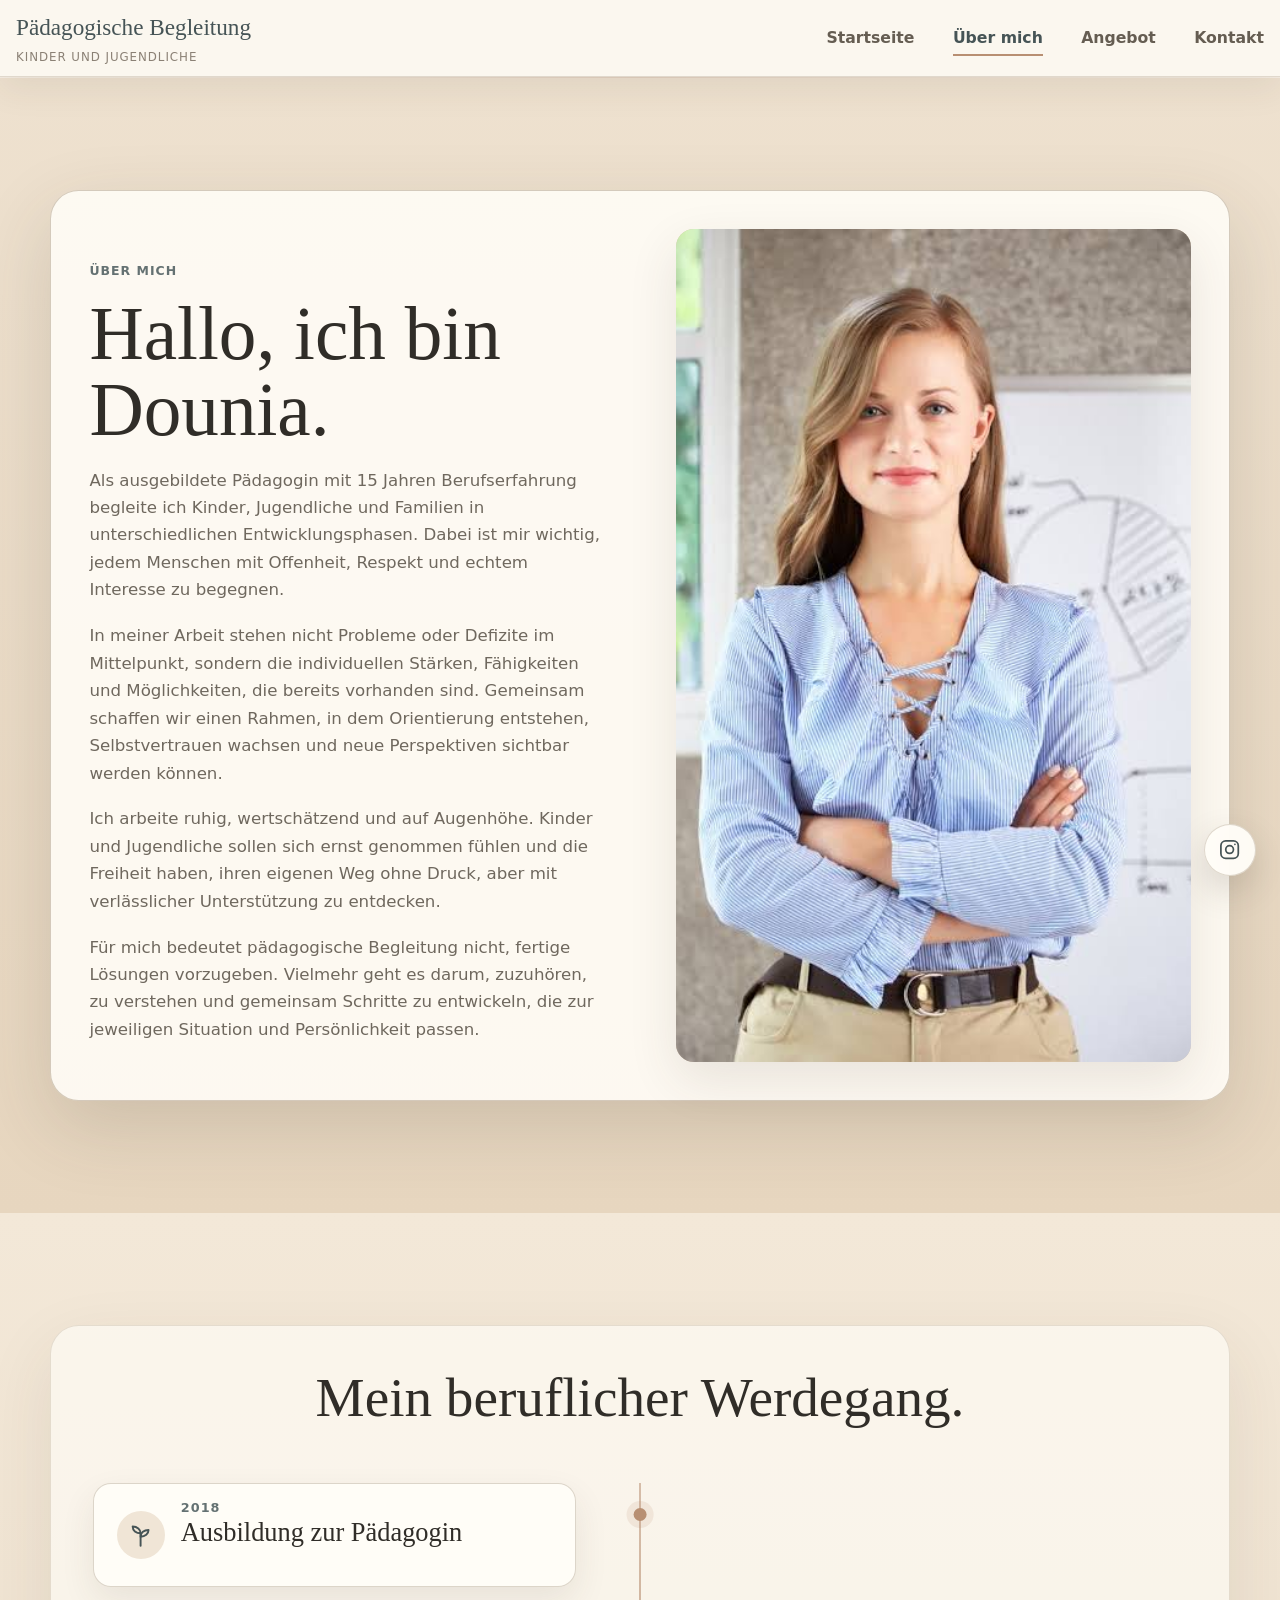
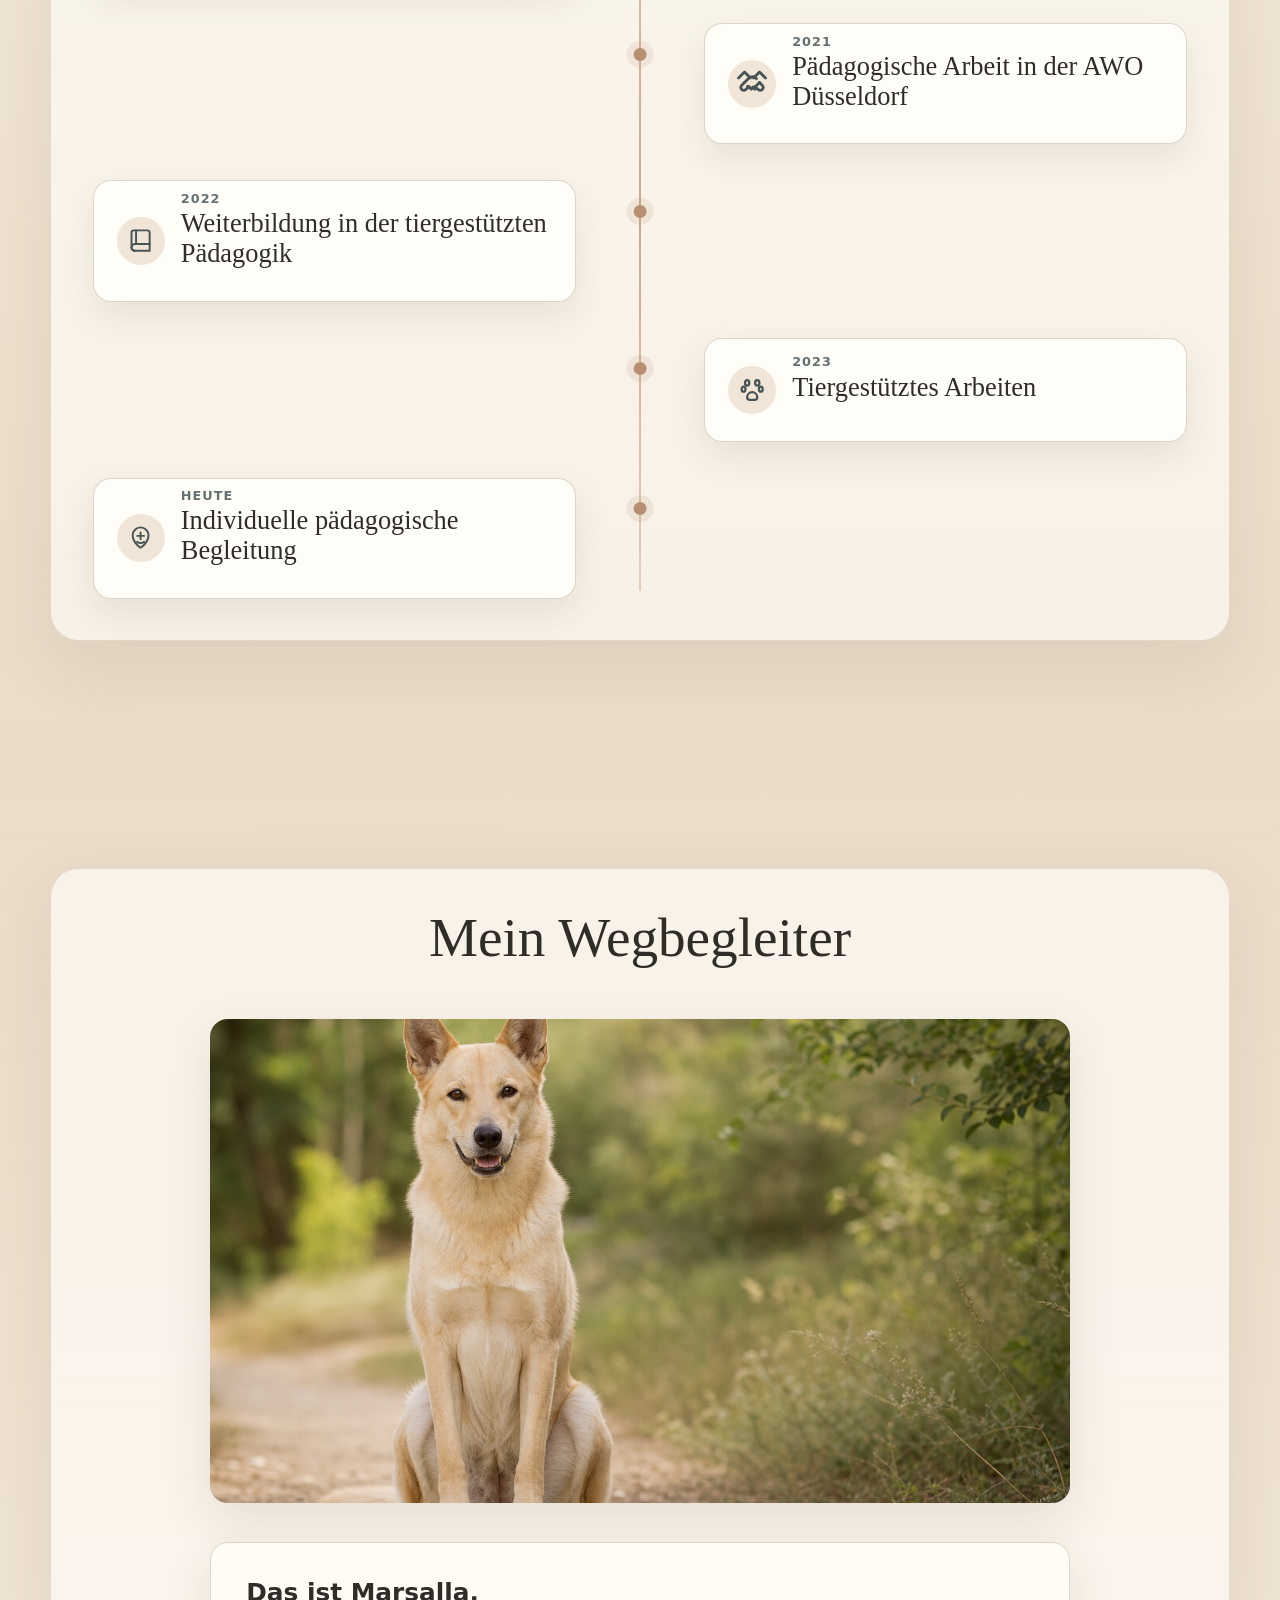
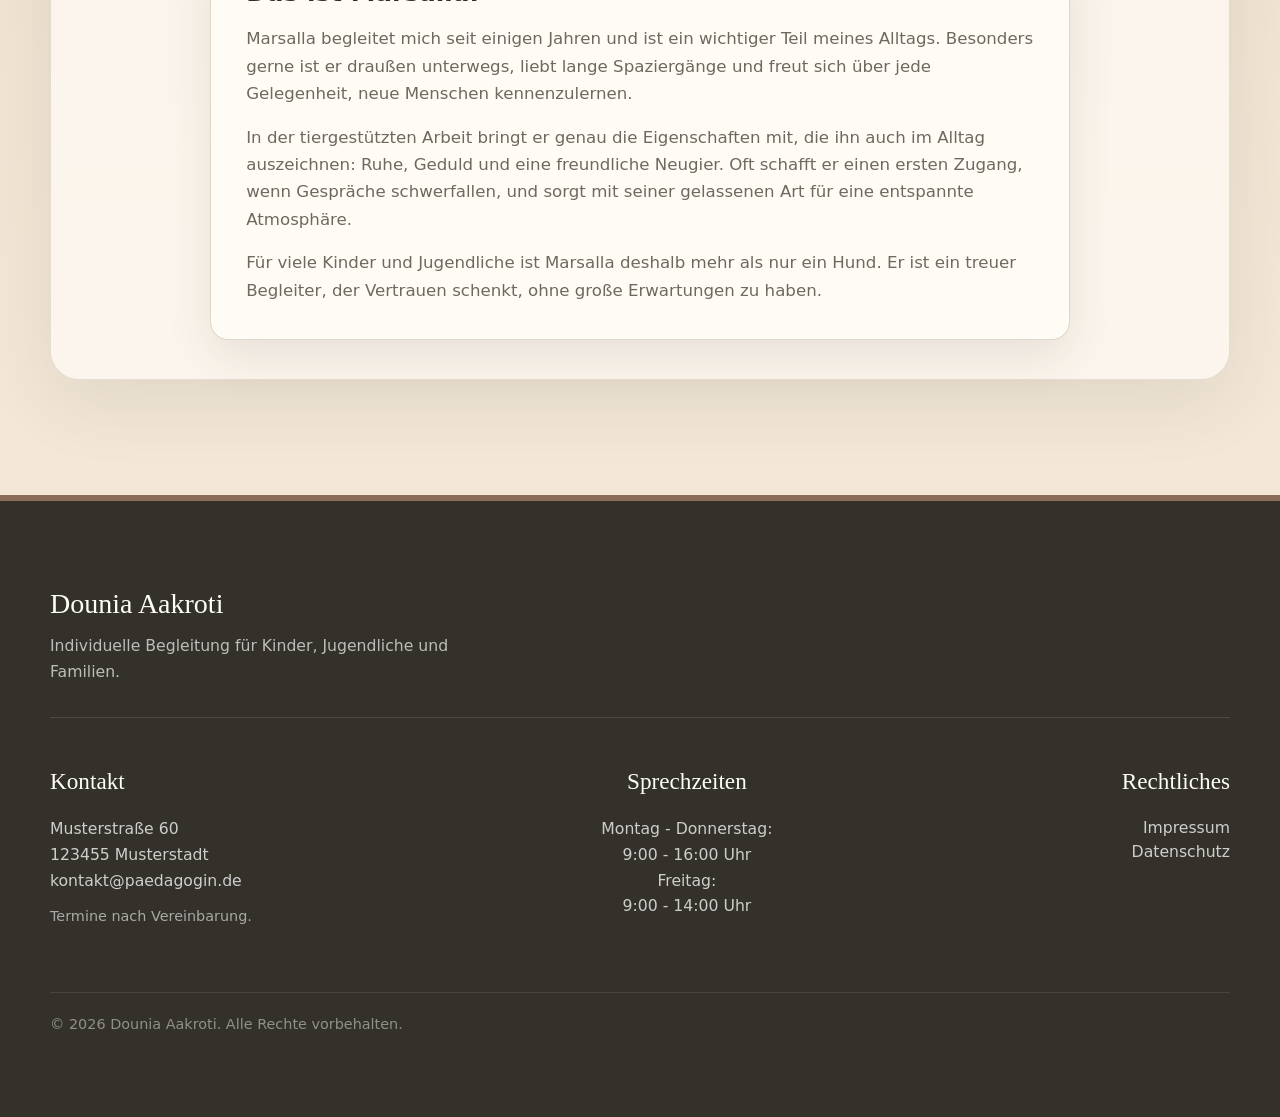
<file: about.html>
﻿<!DOCTYPE html>
<html lang="de">
<head>
  <meta charset="UTF-8">
  <meta name="viewport" content="width=device-width, initial-scale=1.0">
  <title>Über mich - Pädagogische Begleitung</title>
  <meta name="description" content="Erfahren Sie mehr über Haltung, Leitbild, Qualifikationen und Erfahrung in der individuellen Begleitung von Kindern und Jugendlichen.">
  <link rel="stylesheet" href="css/styles.css">
</head>
<body class="subpage about-page">
  <header class="site-header">
    <div class="nav-shell">
      <a class="brand" href="index.html" aria-label="Startseite"><span class="brand__name">Pädagogische Begleitung</span><span class="brand__subline">Kinder und Jugendliche</span></a>
      <nav class="desktop-nav" aria-label="Hauptnavigation"><a href="index.html">Startseite</a><a class="is-active" href="about.html">Über mich</a><a href="services.html">Angebot</a><a href="contact.html">Kontakt</a></nav>
      <button class="menu-toggle" type="button" aria-label="Menü öffnen" aria-expanded="false" aria-controls="mobile-menu"><span></span><span></span><span></span></button>
    </div>
    <nav class="mobile-nav" id="mobile-menu" aria-label="Mobile Navigation"><a href="index.html">Startseite</a><a class="is-active" href="about.html">Über mich</a><a href="services.html">Angebot</a><a href="contact.html">Kontakt</a></nav>
  </header>

  <main>
    <section class="subhero subhero--portrait">
      <div class="container subhero-grid">
        <div class="subhero__text reveal">
          <p class="eyebrow">Über mich</p>
          <h1>Hallo, ich bin Dounia.</h1>
          <p>Als ausgebildete Pädagogin mit 15 Jahren Berufserfahrung begleite ich Kinder, Jugendliche und Familien in unterschiedlichen Entwicklungsphasen. Dabei ist mir wichtig, jedem Menschen mit Offenheit, Respekt und echtem Interesse zu begegnen.</p>
          <p>In meiner Arbeit stehen nicht Probleme oder Defizite im Mittelpunkt, sondern die individuellen Stärken, Fähigkeiten und Möglichkeiten, die bereits vorhanden sind. Gemeinsam schaffen wir einen Rahmen, in dem Orientierung entstehen, Selbstvertrauen wachsen und neue Perspektiven sichtbar werden können.</p>
          <p>Ich arbeite ruhig, wertschätzend und auf Augenhöhe. Kinder und Jugendliche sollen sich ernst genommen fühlen und die Freiheit haben, ihren eigenen Weg ohne Druck, aber mit verlässlicher Unterstützung zu entdecken.</p>
          <p>Für mich bedeutet pädagogische Begleitung nicht, fertige Lösungen vorzugeben. Vielmehr geht es darum, zuzuhören, zu verstehen und gemeinsam Schritte zu entwickeln, die zur jeweiligen Situation und Persönlichkeit passen.</p>
        </div>
        <div class="portrait-panel reveal"><img src="assets/images/Dame_im_Hemd.jpg" alt="Authentisches Portrait einer Sozialarbeiterin"></div>
      </div>
    </section>

    <section class="section timeline-section">
      <div class="container">
        <div class="section-heading section-heading--center timeline-heading reveal">
          <h2>Mein beruflicher Werdegang.</h2>
        </div>
        <div class="timeline">
          <article class="timeline-item timeline-item--left reveal">
            <div class="timeline-card">
              <div class="timeline-icon" aria-hidden="true">
                <svg viewBox="0 0 24 24"><path d="M12 21V10"/><path d="M12 10c-4 0-7-2.5-7-6 4 0 7 2.5 7 6Z"/><path d="M12 13c4 0 7-2.5 7-6-4 0-7 2.5-7 6Z"/></svg>
              </div>
              <h3><span>2018</span> Ausbildung zur Pädagogin</h3>
            </div>
          </article>
          <article class="timeline-item timeline-item--right reveal">
            <div class="timeline-card">
              <div class="timeline-icon" aria-hidden="true">
                <svg class="timeline-icon--handshake" viewBox="0 0 24 24"><path d="M7 11l3-3a3.2 3.2 0 0 1 4.5 0l.5.5"/><path d="M17 11l-3 3a3.2 3.2 0 0 1-4.5 0L9 13.5"/><path d="M3 8l4-4 4 4"/><path d="M21 8l-4-4-4 4"/><path d="M7 11l-2 2a2 2 0 0 0 2.8 2.8L10 13.6"/><path d="M17 11l2 2a2 2 0 0 1-2.8 2.8L14 13.6"/><path d="M10 14l1.5 1.5"/><path d="M12.5 14l1.5 1.5"/></svg>
              </div>
              <h3><span>2021</span> Pädagogische Arbeit in der AWO Düsseldorf</h3>
            </div>
          </article>
          <article class="timeline-item timeline-item--left reveal">
            <div class="timeline-card">
              <div class="timeline-icon" aria-hidden="true">
                <svg viewBox="0 0 24 24"><path d="M6 3h12a2 2 0 0 1 2 2v16H7a3 3 0 0 1-3-3V5a2 2 0 0 1 2-2Z"/><path d="M7 21a3 3 0 0 1 0-6h13"/><path d="M8 3v12"/></svg>
              </div>
              <h3><span>2022</span> Weiterbildung in der tiergestützten Pädagogik</h3>
            </div>
          </article>
          <article class="timeline-item timeline-item--right reveal">
            <div class="timeline-card">
              <div class="timeline-icon" aria-hidden="true">
                <svg class="timeline-icon--paw" viewBox="0 0 24 24"><path d="M8 9.2c1 0 1.7-1 1.7-2.2S9 4.8 8 4.8 6.3 5.8 6.3 7 7 9.2 8 9.2Z"/><path d="M16 9.2c1 0 1.7-1 1.7-2.2S17 4.8 16 4.8 14.3 5.8 14.3 7 15 9.2 16 9.2Z"/><path d="M5.2 14c.9 0 1.5-.9 1.5-2s-.6-2-1.5-2-1.5.9-1.5 2 .6 2 1.5 2Z"/><path d="M18.8 14c.9 0 1.5-.9 1.5-2s-.6-2-1.5-2-1.5.9-1.5 2 .6 2 1.5 2Z"/><path d="M8 18.4c0-2.2 1.8-4 4-4s4 1.8 4 4c0 1.3-.9 2.1-2.2 2.1h-3.6c-1.3 0-2.2-.8-2.2-2.1Z"/></svg>
              </div>
              <h3><span>2023</span> Tiergestütztes Arbeiten</h3>
            </div>
          </article>
          <article class="timeline-item timeline-item--left reveal">
            <div class="timeline-card">
              <div class="timeline-icon" aria-hidden="true">
                <svg viewBox="0 0 24 24"><path d="M12 21s7-4.4 7-11a7 7 0 0 0-14 0c0 6.6 7 11 7 11Z"/><path d="M9 10.5h6"/><path d="M12 7.5v6"/><path d="M8.8 15.8c1.8 1.2 4.6 1.2 6.4 0"/></svg>
              </div>
              <h3><span>Heute</span> Individuelle pädagogische Begleitung</h3>
            </div>
          </article>
        </div>
      </div>
    </section>

    <section class="section dog-companion-section">
      <div class="container companion-panel">
        <div class="section-heading section-heading--center companion-heading reveal">
          <h2>Mein Wegbegleiter</h2>
        </div>
        <div class="companion-content">
          <div class="image-panel companion-image reveal"><img src="assets/images/hund-begleitung.png" alt="Beiger Hund mit Stehohren sitzt ruhig in der Natur"></div>
          <div class="companion-text reveal">
            <p><strong>Das ist Marsalla.</strong></p>
            <p>Marsalla begleitet mich seit einigen Jahren und ist ein wichtiger Teil meines Alltags. Besonders gerne ist er draußen unterwegs, liebt lange Spaziergänge und freut sich über jede Gelegenheit, neue Menschen kennenzulernen.</p>
            <p>In der tiergestützten Arbeit bringt er genau die Eigenschaften mit, die ihn auch im Alltag auszeichnen: Ruhe, Geduld und eine freundliche Neugier. Oft schafft er einen ersten Zugang, wenn Gespräche schwerfallen, und sorgt mit seiner gelassenen Art für eine entspannte Atmosphäre.</p>
            <p>Für viele Kinder und Jugendliche ist Marsalla deshalb mehr als nur ein Hund. Er ist ein treuer Begleiter, der Vertrauen schenkt, ohne große Erwartungen zu haben.</p>
          </div>
        </div>
      </div>
    </section>

  </main>

  <footer class="site-footer"><div class="container footer-identity"><strong>Dounia Aakroti</strong><p>Individuelle Begleitung für Kinder, Jugendliche und Familien.</p></div><div class="container footer-grid"><div><strong>Kontakt</strong><p>Musterstraße 60<br>123455 Musterstadt<br><a href="mailto:kontakt@paedagogin.de">kontakt@paedagogin.de</a></p><p class="footer-note">Termine nach Vereinbarung.</p></div><div><strong>Sprechzeiten</strong><p>Montag - Donnerstag:<br>9:00 - 16:00 Uhr<br>Freitag:<br>9:00 - 14:00 Uhr</p></div><div><strong>Rechtliches</strong><a href="impressum.html">Impressum</a><a href="datenschutz.html">Datenschutz</a></div></div><div class="container footer-copyright"><p>© 2026 Dounia Aakroti. Alle Rechte vorbehalten.</p></div></footer>
  <a class="instagram-float" href="https://www.instagram.com/" target="_blank" rel="noopener noreferrer" aria-label="Instagram-Seite öffnen"><svg viewBox="0 0 24 24" aria-hidden="true"><rect x="3" y="3" width="18" height="18" rx="5"/><circle cx="12" cy="12" r="4"/><path d="M17.5 6.5h.01"/></svg></a>
  <script src="js/main.js"></script>
</body>
</html>
</file>
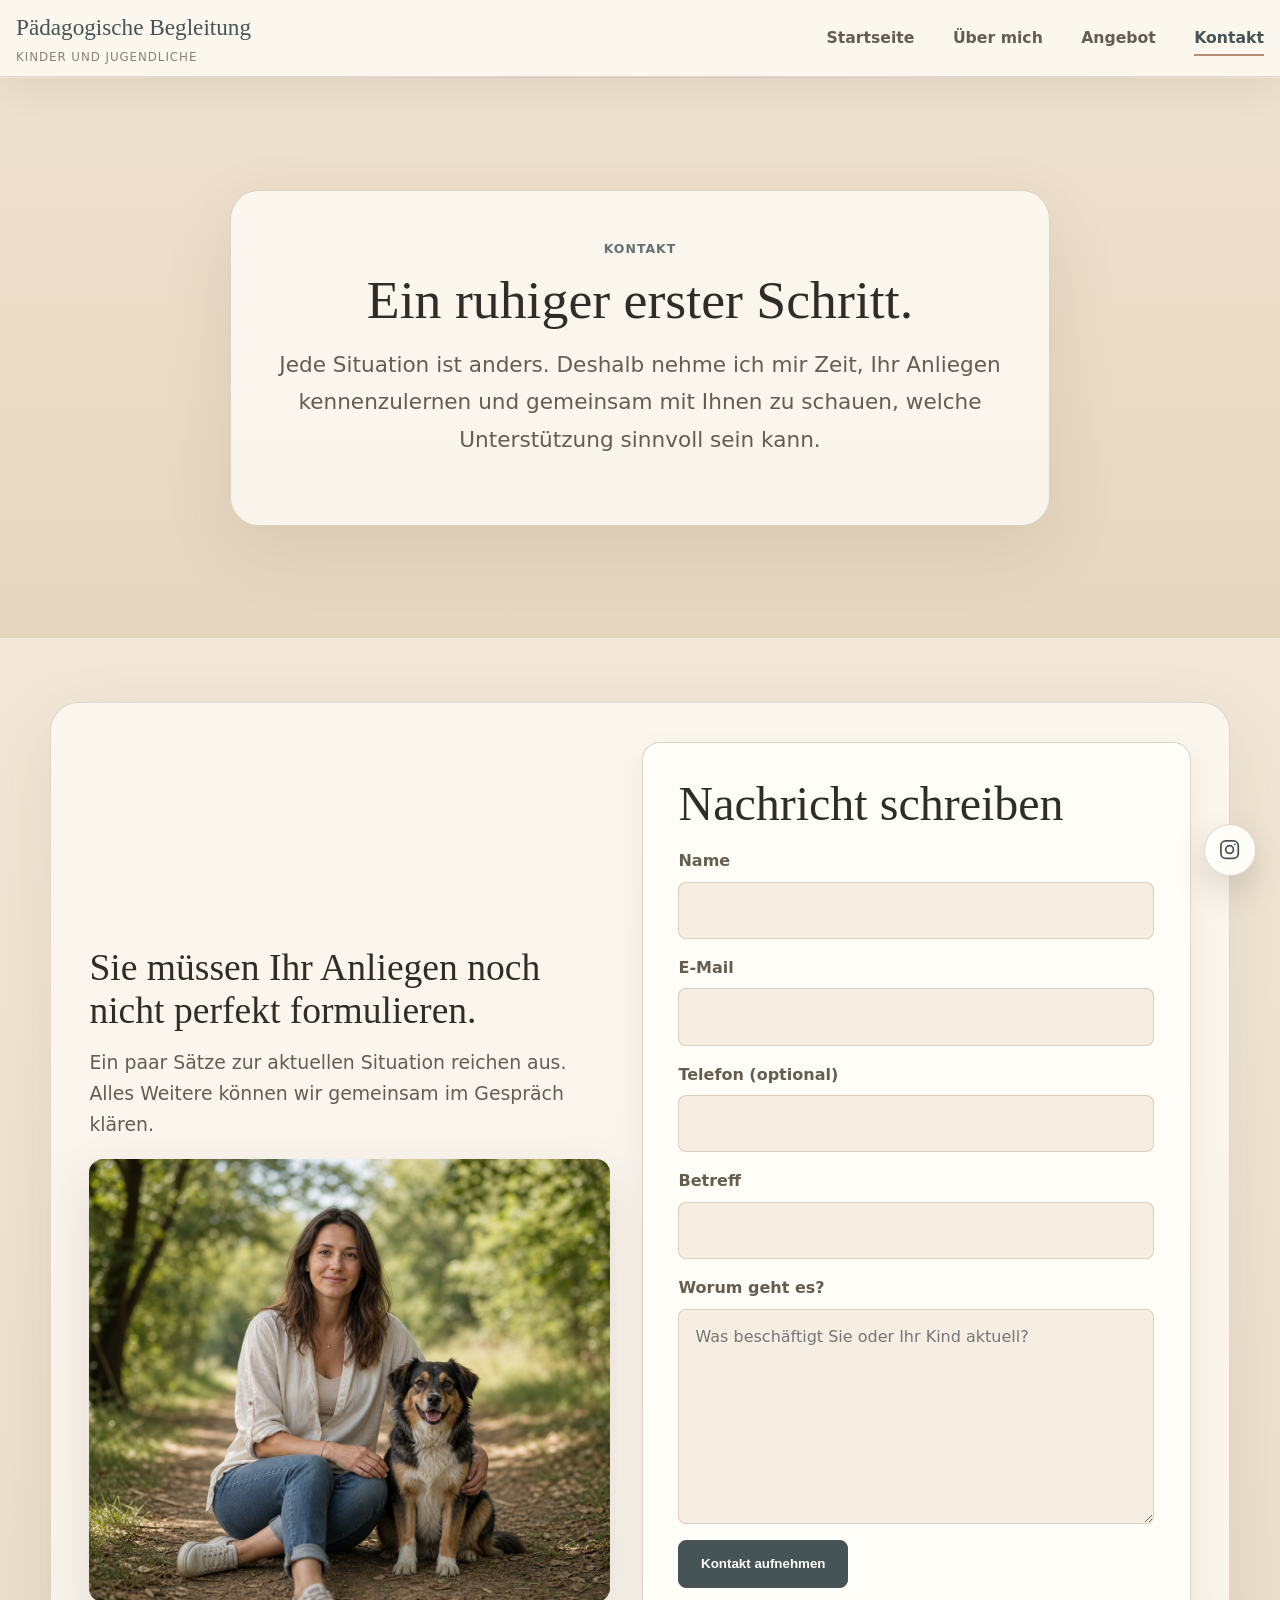
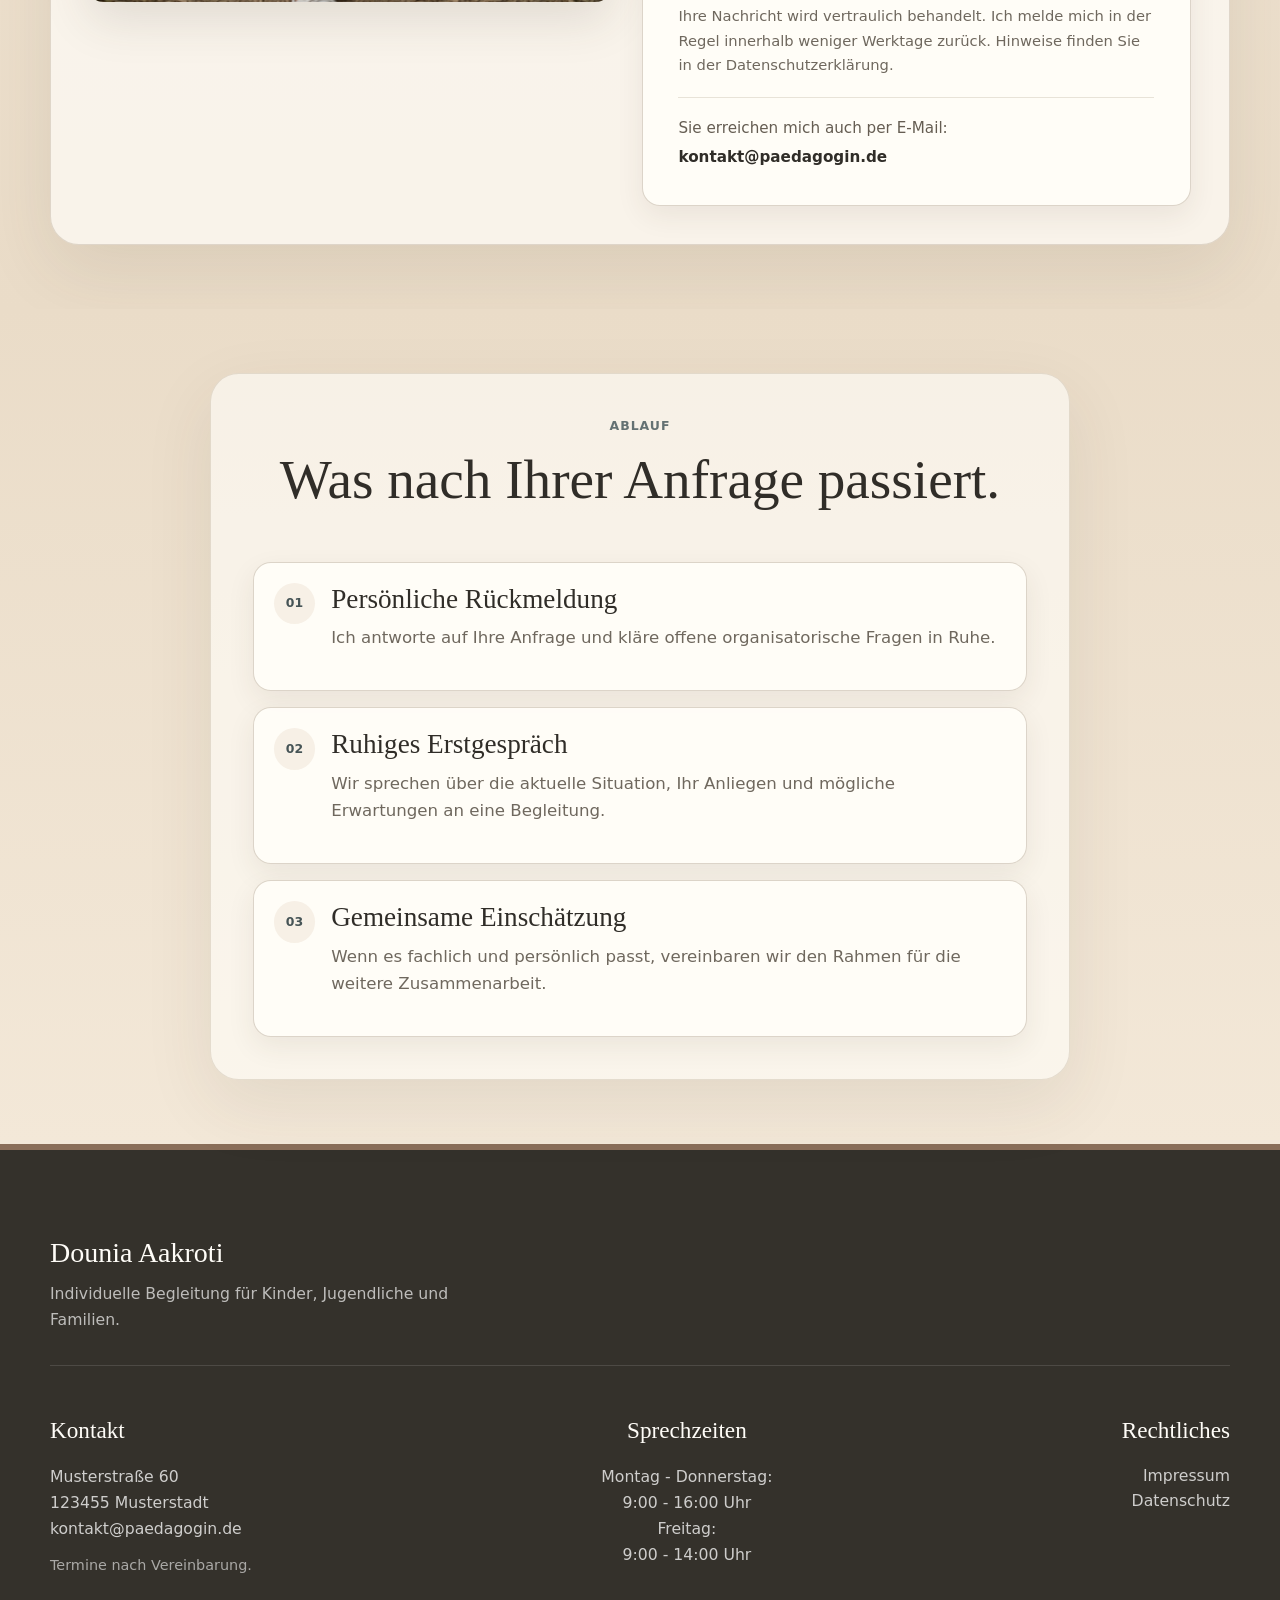
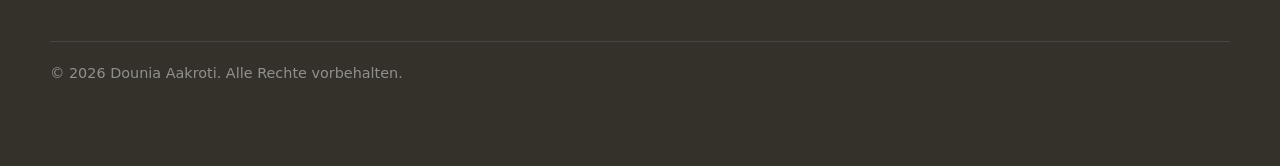
<file: contact.html>
﻿<!DOCTYPE html>
<html lang="de">
<head>
  <meta charset="UTF-8">
  <meta name="viewport" content="width=device-width, initial-scale=1.0">
  <title>Kontakt - Pädagogische Begleitung</title>
  <meta name="description" content="Kontaktformular, E-Mail und Telefonnummer für eine erste Anfrage zur pädagogischen Begleitung von Kindern und Jugendlichen.">
  <link rel="stylesheet" href="css/styles.css">
</head>
<body class="subpage contact-page">
  <header class="site-header">
    <div class="nav-shell">
      <a class="brand" href="index.html" aria-label="Startseite"><span class="brand__name">Pädagogische Begleitung</span><span class="brand__subline">Kinder und Jugendliche</span></a>
      <nav class="desktop-nav" aria-label="Hauptnavigation"><a href="index.html">Startseite</a><a href="about.html">Über mich</a><a href="services.html">Angebot</a><a class="is-active" href="contact.html">Kontakt</a></nav>
      <button class="menu-toggle" type="button" aria-label="Menü öffnen" aria-expanded="false" aria-controls="mobile-menu"><span></span><span></span><span></span></button>
    </div>
    <nav class="mobile-nav" id="mobile-menu" aria-label="Mobile Navigation"><a href="index.html">Startseite</a><a href="about.html">Über mich</a><a href="services.html">Angebot</a><a class="is-active" href="contact.html">Kontakt</a></nav>
  </header>

  <main>
    <section class="subhero subhero--simple">
      <div class="container narrow reveal"><p class="eyebrow">Kontakt</p><h1>Ein ruhiger erster Schritt.</h1><p class="lead">Jede Situation ist anders. Deshalb nehme ich mir Zeit, Ihr Anliegen kennenzulernen und gemeinsam mit Ihnen zu schauen, welche Unterstützung sinnvoll sein kann.</p></div>
    </section>

    <section class="section contact-form-section">
      <div class="container contact-entry-panel">
        <div class="contact-intro reveal">
          <div class="contact-intro__body">
            <h2>Sie müssen Ihr Anliegen noch nicht perfekt formulieren.</h2>
            <p>Ein paar Sätze zur aktuellen Situation reichen aus. Alles Weitere können wir gemeinsam im Gespräch klären.</p>
            <figure class="contact-photo">
              <img src="assets/images/paedagogin-mit-hund.png" alt="Pädagogin mit Hund in ruhiger natürlicher Umgebung">
            </figure>
          </div>
        </div>

        <form class="contact-form reveal" id="contact-form" action="https://formsubmit.co/fabio26012809@gmail.com" method="POST">
          <input type="hidden" name="_subject" value="Neue Anfrage über die Website">
          <input type="hidden" name="_captcha" value="false">
          <h2>Nachricht schreiben</h2>
          <div class="form-row"><label for="name">Name</label><input id="name" name="name" type="text" autocomplete="name" required></div>
          <div class="form-row"><label for="email">E-Mail</label><input id="email" name="email" type="email" autocomplete="email" pattern="^[^\s@]+@[^\s@]+\.[^\s@]{2,}$" required></div>
          <div class="form-row"><label for="phone">Telefon (optional)</label><input id="phone" name="phone" type="tel" autocomplete="tel"></div>
          <div class="form-row"><label for="subject">Betreff</label><input id="subject" name="subject" type="text"></div>
          <div class="form-row"><label for="message">Worum geht es?</label><textarea id="message" name="message" rows="7" placeholder="Was beschäftigt Sie oder Ihr Kind aktuell?" required></textarea></div>
          <button class="btn btn--primary" type="submit">Kontakt aufnehmen</button>
          <p class="form-note">Ihre Nachricht wird vertraulich behandelt. Ich melde mich in der Regel innerhalb weniger Werktage zurück. Hinweise finden Sie in der <a href="datenschutz.html">Datenschutzerklärung</a>.</p>
          <div class="contact-mini">
            <span>Sie erreichen mich auch per E-Mail:</span>
            <a href="mailto:kontakt@paedagogin.de">kontakt@paedagogin.de</a>
          </div>
        </form>
      </div>
    </section>

    <section class="section section--soft">
      <div class="container contact-stack">
        <div class="section-heading section-heading--center reveal"><p class="eyebrow">Ablauf</p><h2>Was nach Ihrer Anfrage passiert.</h2></div>
        <div class="faq-list contact-process reveal">
          <article><span>01</span><h3>Persönliche Rückmeldung</h3><p>Ich antworte auf Ihre Anfrage und kläre offene organisatorische Fragen in Ruhe.</p></article>
          <article><span>02</span><h3>Ruhiges Erstgespräch</h3><p>Wir sprechen über die aktuelle Situation, Ihr Anliegen und mögliche Erwartungen an eine Begleitung.</p></article>
          <article><span>03</span><h3>Gemeinsame Einschätzung</h3><p>Wenn es fachlich und persönlich passt, vereinbaren wir den Rahmen für die weitere Zusammenarbeit.</p></article>
        </div>
      </div>
    </section>

  </main>

  <footer class="site-footer"><div class="container footer-identity"><strong>Dounia Aakroti</strong><p>Individuelle Begleitung für Kinder, Jugendliche und Familien.</p></div><div class="container footer-grid"><div><strong>Kontakt</strong><p>Musterstraße 60<br>123455 Musterstadt<br><a href="mailto:kontakt@paedagogin.de">kontakt@paedagogin.de</a></p><p class="footer-note">Termine nach Vereinbarung.</p></div><div><strong>Sprechzeiten</strong><p>Montag - Donnerstag:<br>9:00 - 16:00 Uhr<br>Freitag:<br>9:00 - 14:00 Uhr</p></div><div><strong>Rechtliches</strong><a href="impressum.html">Impressum</a><a href="datenschutz.html">Datenschutz</a></div></div><div class="container footer-copyright"><p>© 2026 Dounia Aakroti. Alle Rechte vorbehalten.</p></div></footer>
  <a class="instagram-float" href="https://www.instagram.com/" target="_blank" rel="noopener noreferrer" aria-label="Instagram-Seite öffnen"><svg viewBox="0 0 24 24" aria-hidden="true"><rect x="3" y="3" width="18" height="18" rx="5"/><circle cx="12" cy="12" r="4"/><path d="M17.5 6.5h.01"/></svg></a>
  <script src="js/main.js"></script>
</body>
</html>
</file>
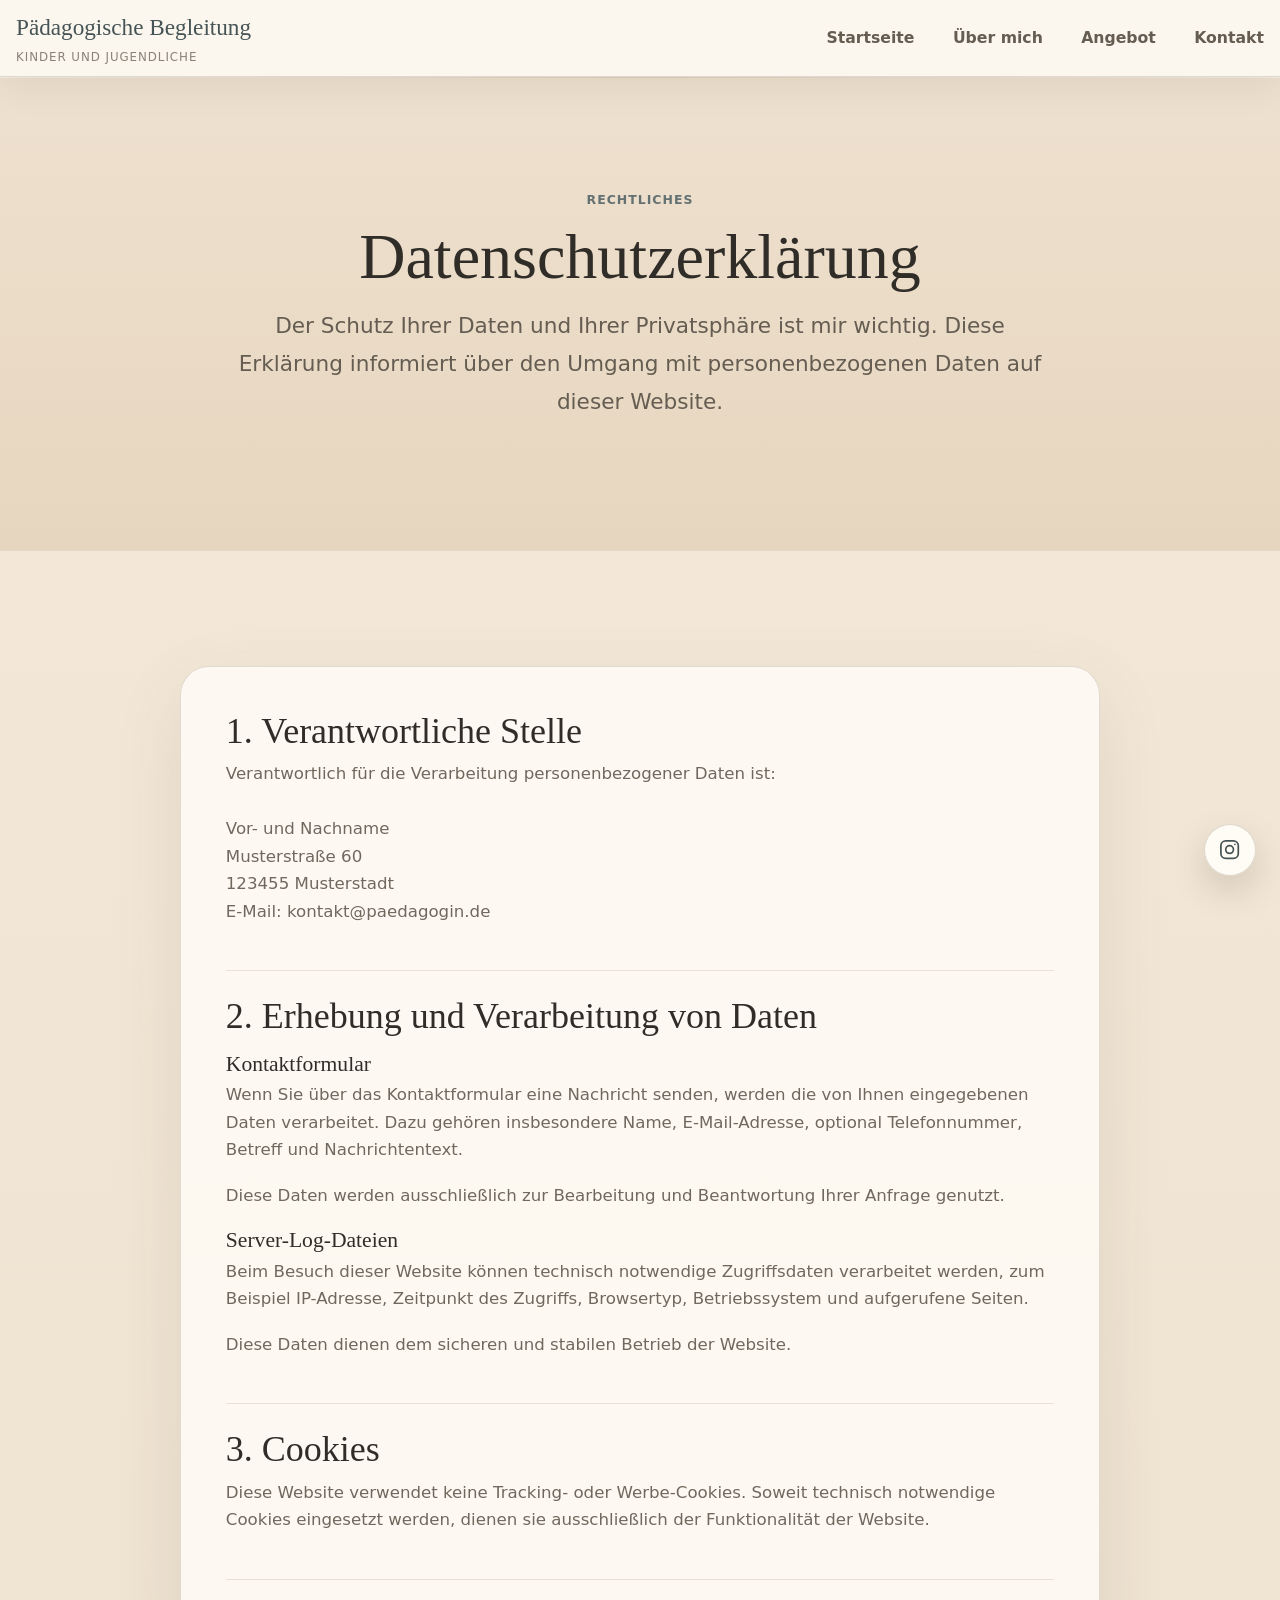
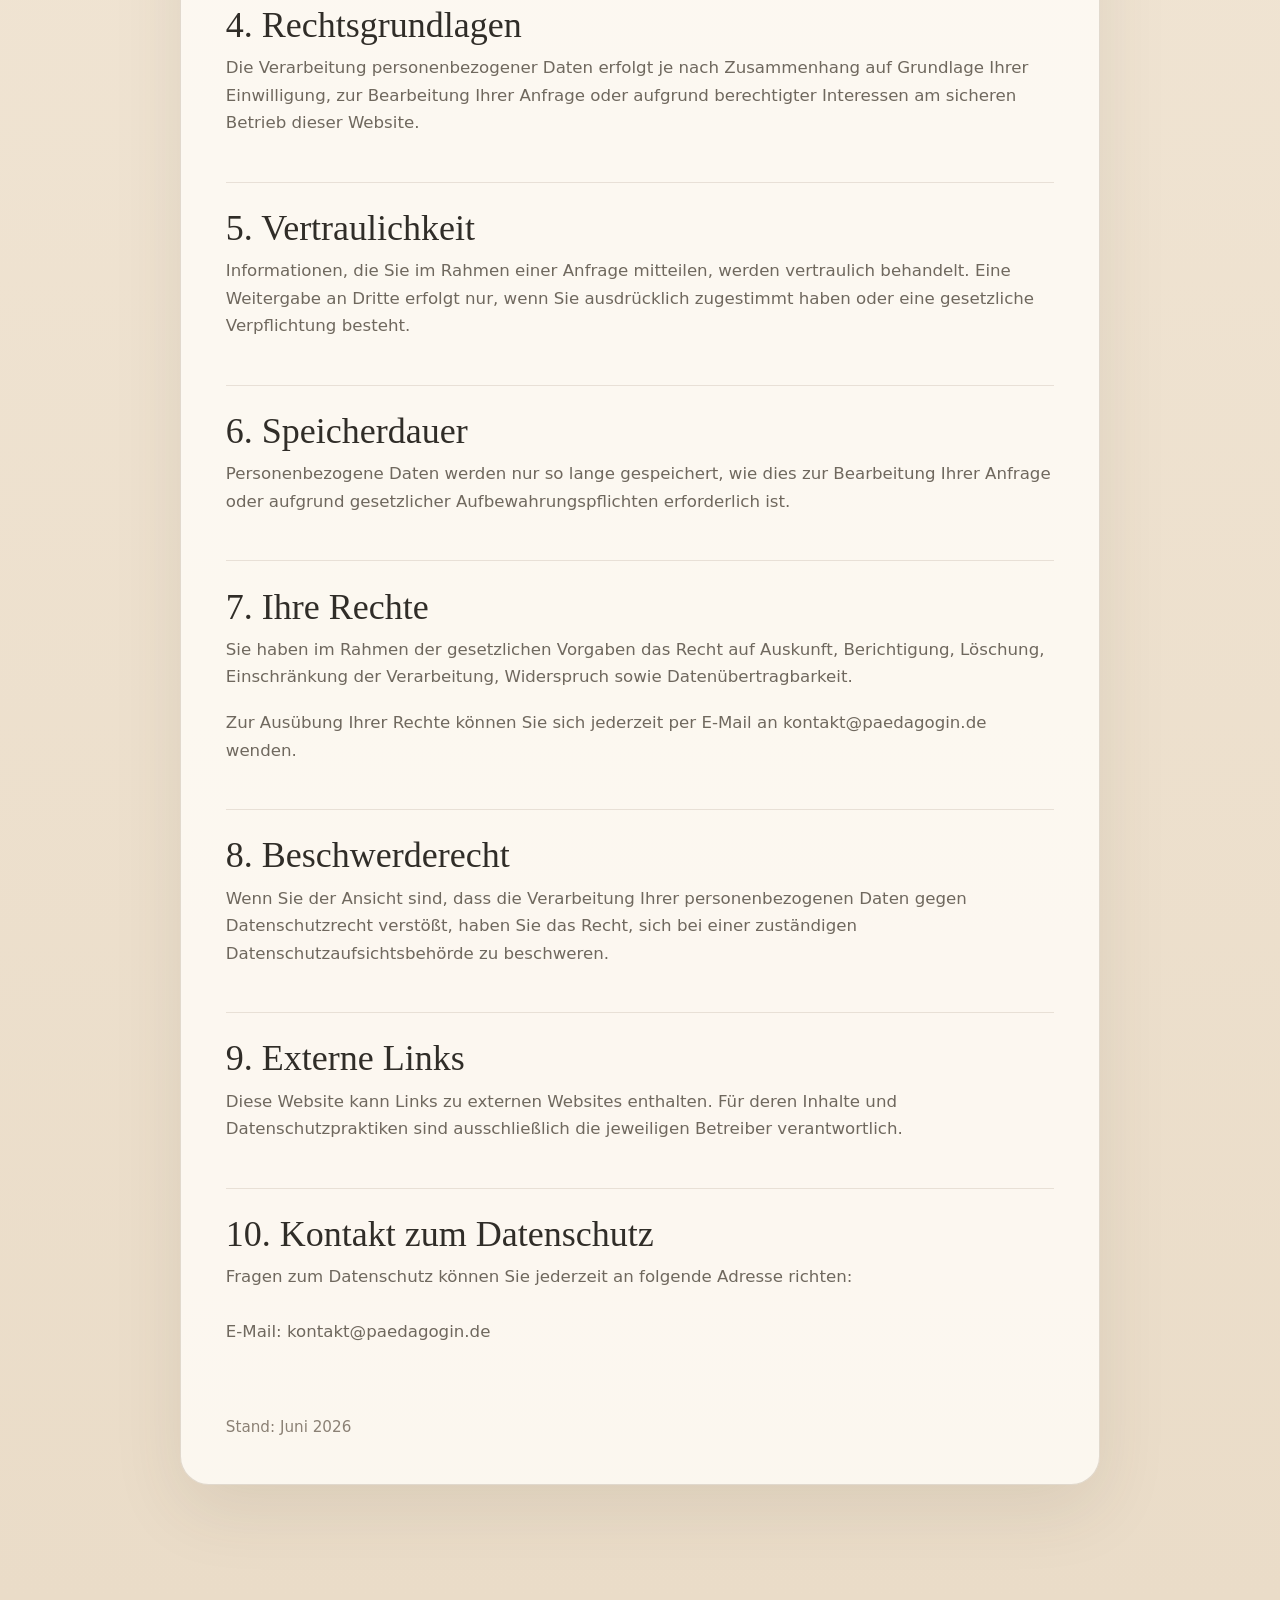
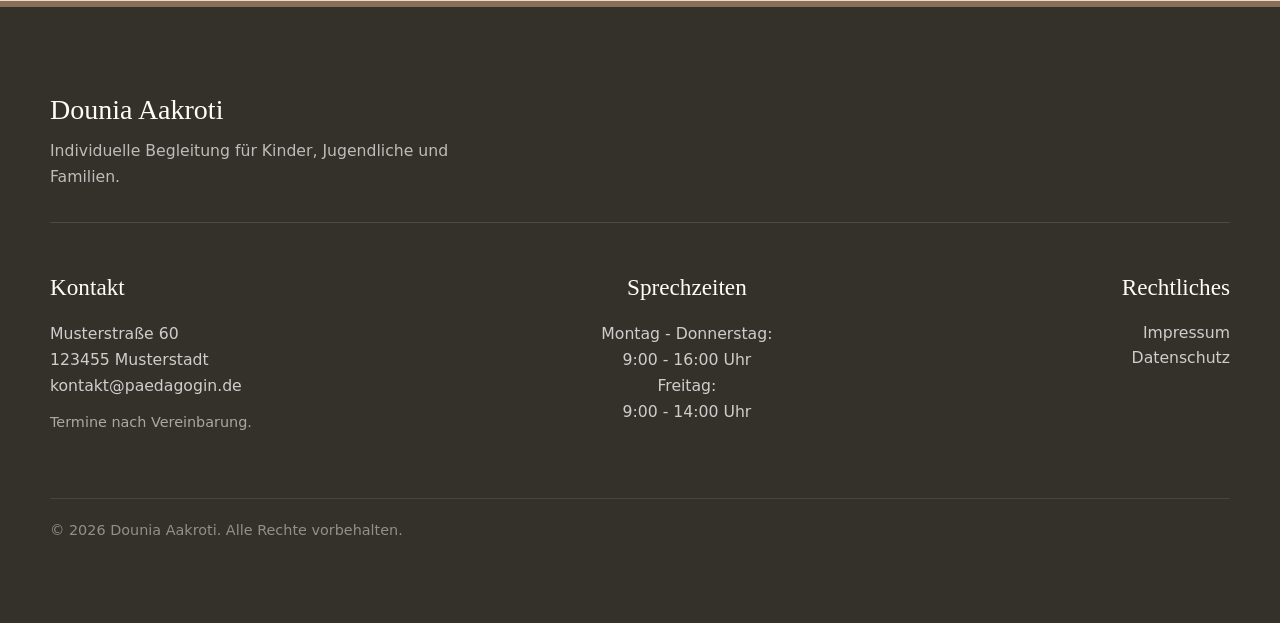
<file: datenschutz.html>
<!DOCTYPE html>
<html lang="de">
<head>
  <meta charset="UTF-8">
  <meta name="viewport" content="width=device-width, initial-scale=1.0">
  <title>Datenschutz - Pädagogische Begleitung</title>
  <meta name="description" content="Datenschutzerklärung der Website Pädagogische Begleitung. Informationen zum Umgang mit personenbezogenen Daten.">
  <link rel="stylesheet" href="css/styles.css">
</head>
<body class="subpage legal-page">
  <header class="site-header">
    <div class="nav-shell">
      <a class="brand" href="index.html" aria-label="Startseite"><span class="brand__name">Pädagogische Begleitung</span><span class="brand__subline">Kinder und Jugendliche</span></a>
      <nav class="desktop-nav" aria-label="Hauptnavigation"><a href="index.html">Startseite</a><a href="about.html">Über mich</a><a href="services.html">Angebot</a><a href="contact.html">Kontakt</a></nav>
      <button class="menu-toggle" type="button" aria-label="Menü öffnen" aria-expanded="false" aria-controls="mobile-menu"><span></span><span></span><span></span></button>
    </div>
    <nav class="mobile-nav" id="mobile-menu" aria-label="Mobile Navigation"><a href="index.html">Startseite</a><a href="about.html">Über mich</a><a href="services.html">Angebot</a><a href="contact.html">Kontakt</a></nav>
  </header>

  <main>
    <section class="subhero subhero--simple">
      <div class="container narrow reveal">
        <p class="eyebrow">Rechtliches</p>
        <h1>Datenschutzerklärung</h1>
        <p class="lead">Der Schutz Ihrer Daten und Ihrer Privatsphäre ist mir wichtig. Diese Erklärung informiert über den Umgang mit personenbezogenen Daten auf dieser Website.</p>
      </div>
    </section>

    <section class="section legal-section">
      <div class="container legal-panel reveal">
        <section>
          <h2>1. Verantwortliche Stelle</h2>
          <p>
            Verantwortlich für die Verarbeitung personenbezogener Daten ist:<br><br>
            Vor- und Nachname<br>
            Musterstraße 60<br>
            123455 Musterstadt<br>
            E-Mail: <a href="mailto:kontakt@paedagogin.de">kontakt@paedagogin.de</a>
          </p>
        </section>

        <section>
          <h2>2. Erhebung und Verarbeitung von Daten</h2>
          <h3>Kontaktformular</h3>
          <p>Wenn Sie über das Kontaktformular eine Nachricht senden, werden die von Ihnen eingegebenen Daten verarbeitet. Dazu gehören insbesondere Name, E-Mail-Adresse, optional Telefonnummer, Betreff und Nachrichtentext.</p>
          <p>Diese Daten werden ausschließlich zur Bearbeitung und Beantwortung Ihrer Anfrage genutzt.</p>

          <h3>Server-Log-Dateien</h3>
          <p>Beim Besuch dieser Website können technisch notwendige Zugriffsdaten verarbeitet werden, zum Beispiel IP-Adresse, Zeitpunkt des Zugriffs, Browsertyp, Betriebssystem und aufgerufene Seiten.</p>
          <p>Diese Daten dienen dem sicheren und stabilen Betrieb der Website.</p>
        </section>

        <section>
          <h2>3. Cookies</h2>
          <p>Diese Website verwendet keine Tracking- oder Werbe-Cookies. Soweit technisch notwendige Cookies eingesetzt werden, dienen sie ausschließlich der Funktionalität der Website.</p>
        </section>

        <section>
          <h2>4. Rechtsgrundlagen</h2>
          <p>Die Verarbeitung personenbezogener Daten erfolgt je nach Zusammenhang auf Grundlage Ihrer Einwilligung, zur Bearbeitung Ihrer Anfrage oder aufgrund berechtigter Interessen am sicheren Betrieb dieser Website.</p>
        </section>

        <section>
          <h2>5. Vertraulichkeit</h2>
          <p>Informationen, die Sie im Rahmen einer Anfrage mitteilen, werden vertraulich behandelt. Eine Weitergabe an Dritte erfolgt nur, wenn Sie ausdrücklich zugestimmt haben oder eine gesetzliche Verpflichtung besteht.</p>
        </section>

        <section>
          <h2>6. Speicherdauer</h2>
          <p>Personenbezogene Daten werden nur so lange gespeichert, wie dies zur Bearbeitung Ihrer Anfrage oder aufgrund gesetzlicher Aufbewahrungspflichten erforderlich ist.</p>
        </section>

        <section>
          <h2>7. Ihre Rechte</h2>
          <p>Sie haben im Rahmen der gesetzlichen Vorgaben das Recht auf Auskunft, Berichtigung, Löschung, Einschränkung der Verarbeitung, Widerspruch sowie Datenübertragbarkeit.</p>
          <p>Zur Ausübung Ihrer Rechte können Sie sich jederzeit per E-Mail an <a href="mailto:kontakt@paedagogin.de">kontakt@paedagogin.de</a> wenden.</p>
        </section>

        <section>
          <h2>8. Beschwerderecht</h2>
          <p>Wenn Sie der Ansicht sind, dass die Verarbeitung Ihrer personenbezogenen Daten gegen Datenschutzrecht verstößt, haben Sie das Recht, sich bei einer zuständigen Datenschutzaufsichtsbehörde zu beschweren.</p>
        </section>

        <section>
          <h2>9. Externe Links</h2>
          <p>Diese Website kann Links zu externen Websites enthalten. Für deren Inhalte und Datenschutzpraktiken sind ausschließlich die jeweiligen Betreiber verantwortlich.</p>
        </section>

        <section>
          <h2>10. Kontakt zum Datenschutz</h2>
          <p>
            Fragen zum Datenschutz können Sie jederzeit an folgende Adresse richten:<br><br>
            E-Mail: <a href="mailto:kontakt@paedagogin.de">kontakt@paedagogin.de</a>
          </p>
        </section>

        <p class="legal-updated">Stand: Juni 2026</p>
      </div>
    </section>
  </main>

  <footer class="site-footer"><div class="container footer-identity"><strong>Dounia Aakroti</strong><p>Individuelle Begleitung für Kinder, Jugendliche und Familien.</p></div><div class="container footer-grid"><div><strong>Kontakt</strong><p>Musterstraße 60<br>123455 Musterstadt<br><a href="mailto:kontakt@paedagogin.de">kontakt@paedagogin.de</a></p><p class="footer-note">Termine nach Vereinbarung.</p></div><div><strong>Sprechzeiten</strong><p>Montag - Donnerstag:<br>9:00 - 16:00 Uhr<br>Freitag:<br>9:00 - 14:00 Uhr</p></div><div><strong>Rechtliches</strong><a href="impressum.html">Impressum</a><a href="datenschutz.html">Datenschutz</a></div></div><div class="container footer-copyright"><p>© 2026 Dounia Aakroti. Alle Rechte vorbehalten.</p></div></footer>
  <a class="instagram-float" href="https://www.instagram.com/" target="_blank" rel="noopener noreferrer" aria-label="Instagram-Seite öffnen"><svg viewBox="0 0 24 24" aria-hidden="true"><rect x="3" y="3" width="18" height="18" rx="5"/><circle cx="12" cy="12" r="4"/><path d="M17.5 6.5h.01"/></svg></a>
  <script src="js/main.js"></script>
</body>
</html>
</file>
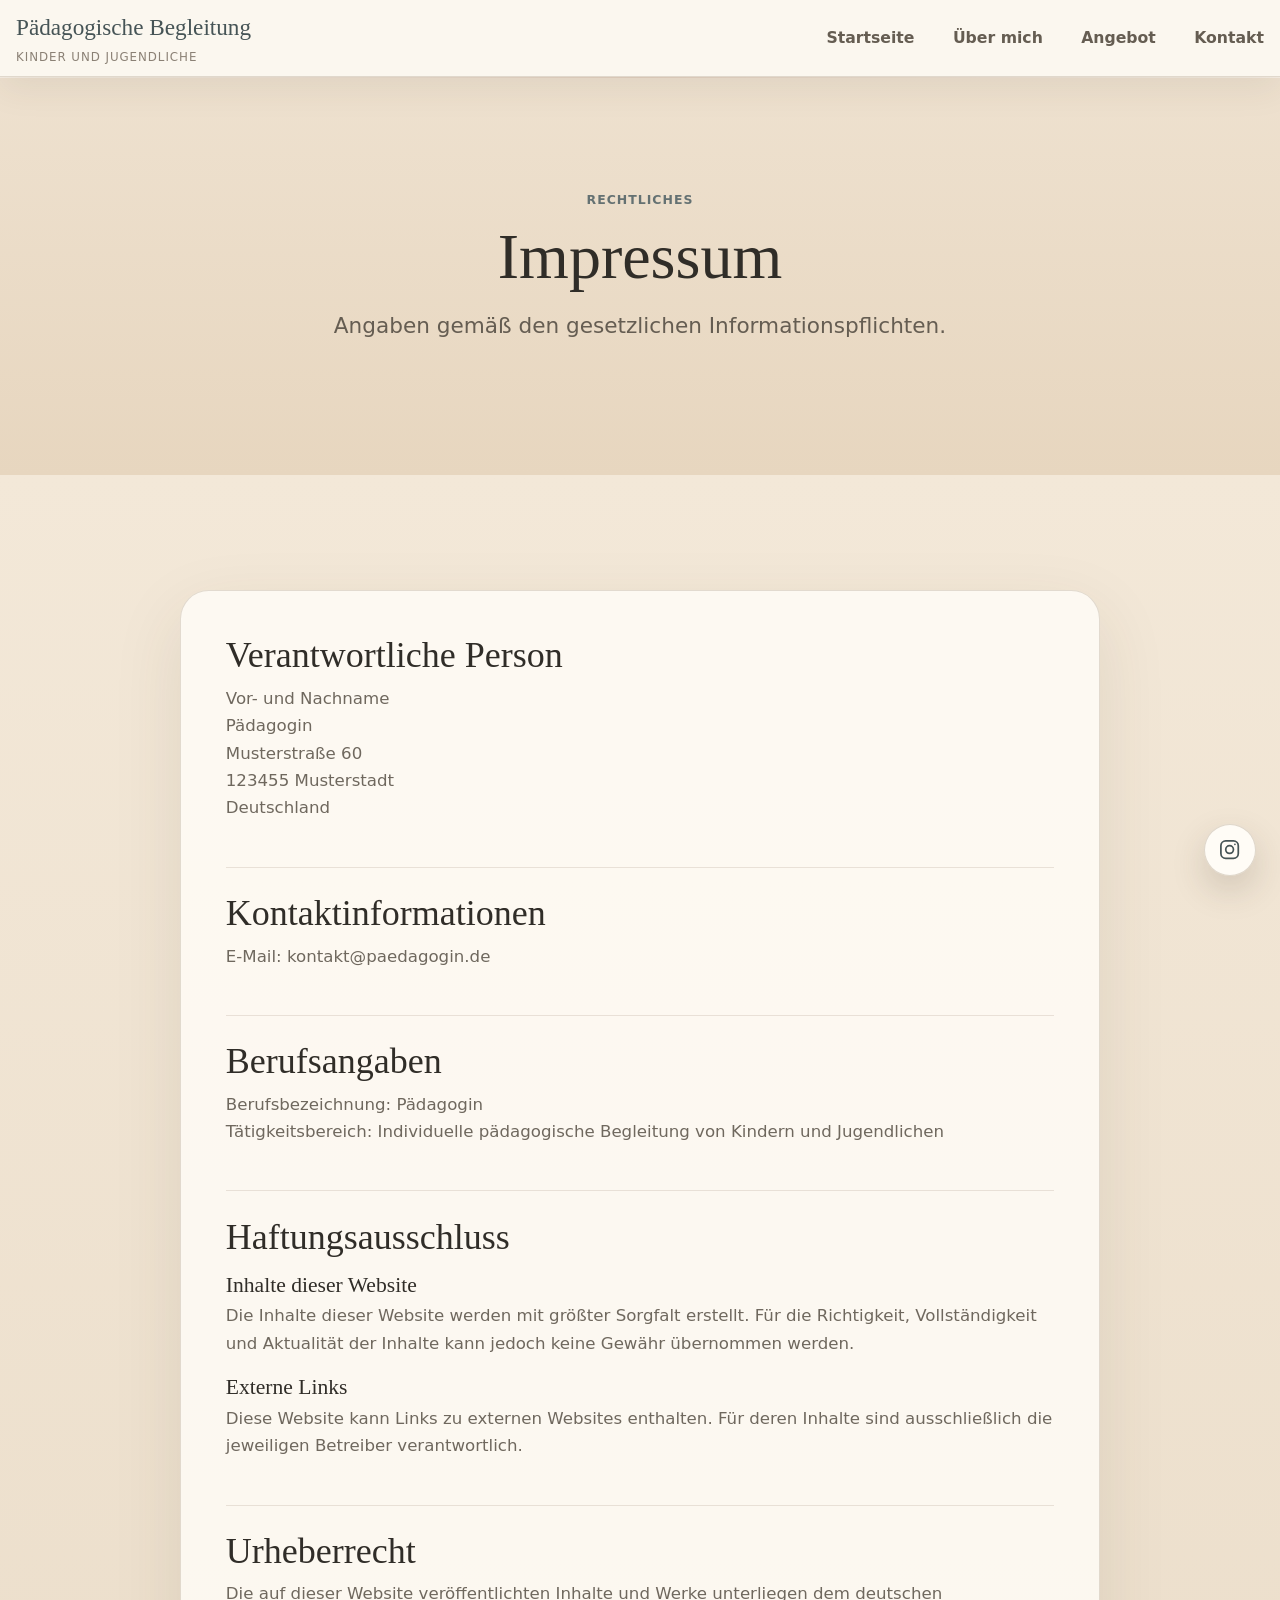
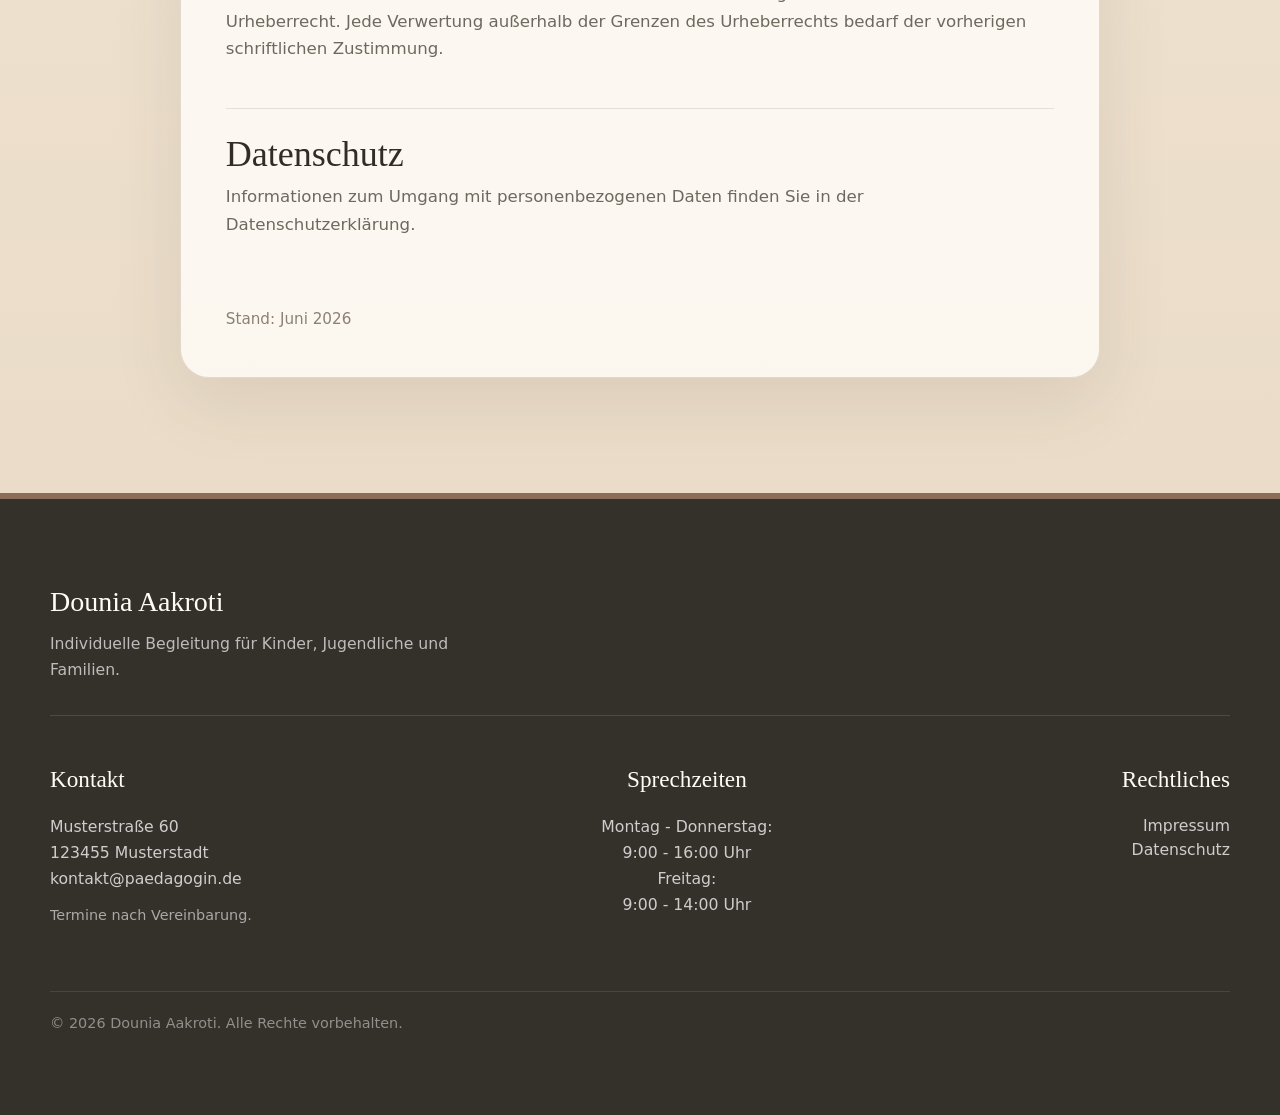
<file: impressum.html>
<!DOCTYPE html>
<html lang="de">
<head>
  <meta charset="UTF-8">
  <meta name="viewport" content="width=device-width, initial-scale=1.0">
  <title>Impressum - Pädagogische Begleitung</title>
  <meta name="description" content="Impressum der Website Pädagogische Begleitung. Angaben zur verantwortlichen Person, Kontaktinformationen und rechtliche Hinweise.">
  <link rel="stylesheet" href="css/styles.css">
</head>
<body class="subpage legal-page">
  <header class="site-header">
    <div class="nav-shell">
      <a class="brand" href="index.html" aria-label="Startseite"><span class="brand__name">Pädagogische Begleitung</span><span class="brand__subline">Kinder und Jugendliche</span></a>
      <nav class="desktop-nav" aria-label="Hauptnavigation"><a href="index.html">Startseite</a><a href="about.html">Über mich</a><a href="services.html">Angebot</a><a href="contact.html">Kontakt</a></nav>
      <button class="menu-toggle" type="button" aria-label="Menü öffnen" aria-expanded="false" aria-controls="mobile-menu"><span></span><span></span><span></span></button>
    </div>
    <nav class="mobile-nav" id="mobile-menu" aria-label="Mobile Navigation"><a href="index.html">Startseite</a><a href="about.html">Über mich</a><a href="services.html">Angebot</a><a href="contact.html">Kontakt</a></nav>
  </header>

  <main>
    <section class="subhero subhero--simple">
      <div class="container narrow reveal">
        <p class="eyebrow">Rechtliches</p>
        <h1>Impressum</h1>
        <p class="lead">Angaben gemäß den gesetzlichen Informationspflichten.</p>
      </div>
    </section>

    <section class="section legal-section">
      <div class="container legal-panel reveal">
        <section>
          <h2>Verantwortliche Person</h2>
          <p>
            Vor- und Nachname<br>
            Pädagogin<br>
            Musterstraße 60<br>
            123455 Musterstadt<br>
            Deutschland
          </p>
        </section>

        <section>
          <h2>Kontaktinformationen</h2>
          <p>
            E-Mail: <a href="mailto:kontakt@paedagogin.de">kontakt@paedagogin.de</a>
          </p>
        </section>

        <section>
          <h2>Berufsangaben</h2>
          <p>
            Berufsbezeichnung: Pädagogin<br>
            Tätigkeitsbereich: Individuelle pädagogische Begleitung von Kindern und Jugendlichen
          </p>
        </section>

        <section>
          <h2>Haftungsausschluss</h2>
          <h3>Inhalte dieser Website</h3>
          <p>Die Inhalte dieser Website werden mit größter Sorgfalt erstellt. Für die Richtigkeit, Vollständigkeit und Aktualität der Inhalte kann jedoch keine Gewähr übernommen werden.</p>

          <h3>Externe Links</h3>
          <p>Diese Website kann Links zu externen Websites enthalten. Für deren Inhalte sind ausschließlich die jeweiligen Betreiber verantwortlich.</p>
        </section>

        <section>
          <h2>Urheberrecht</h2>
          <p>Die auf dieser Website veröffentlichten Inhalte und Werke unterliegen dem deutschen Urheberrecht. Jede Verwertung außerhalb der Grenzen des Urheberrechts bedarf der vorherigen schriftlichen Zustimmung.</p>
        </section>

        <section>
          <h2>Datenschutz</h2>
          <p>Informationen zum Umgang mit personenbezogenen Daten finden Sie in der <a href="datenschutz.html">Datenschutzerklärung</a>.</p>
        </section>

        <p class="legal-updated">Stand: Juni 2026</p>
      </div>
    </section>
  </main>

  <footer class="site-footer"><div class="container footer-identity"><strong>Dounia Aakroti</strong><p>Individuelle Begleitung für Kinder, Jugendliche und Familien.</p></div><div class="container footer-grid"><div><strong>Kontakt</strong><p>Musterstraße 60<br>123455 Musterstadt<br><a href="mailto:kontakt@paedagogin.de">kontakt@paedagogin.de</a></p><p class="footer-note">Termine nach Vereinbarung.</p></div><div><strong>Sprechzeiten</strong><p>Montag - Donnerstag:<br>9:00 - 16:00 Uhr<br>Freitag:<br>9:00 - 14:00 Uhr</p></div><div><strong>Rechtliches</strong><a href="impressum.html">Impressum</a><a href="datenschutz.html">Datenschutz</a></div></div><div class="container footer-copyright"><p>© 2026 Dounia Aakroti. Alle Rechte vorbehalten.</p></div></footer>
  <a class="instagram-float" href="https://www.instagram.com/" target="_blank" rel="noopener noreferrer" aria-label="Instagram-Seite öffnen"><svg viewBox="0 0 24 24" aria-hidden="true"><rect x="3" y="3" width="18" height="18" rx="5"/><circle cx="12" cy="12" r="4"/><path d="M17.5 6.5h.01"/></svg></a>
  <script src="js/main.js"></script>
</body>
</html>
</file>
<file: css/styles.css>
﻿:root {
  --sage: #8b9f86;
  --sage-dark: #657a61;
  --sage-soft: #eef1e8;
  --cream: #f6eee3;
  --cream-deep: #f3eadc;
  --sand: #eadcc8;
  --sand-soft: #f7f0e6;
  --clay: #b88f72;
  --beige: #d9c7af;
  --blue-gray: #647172;
  --blue-gray-dark: #465456;
  --stone: #8b8175;
  --warm-gray: #655d52;
  --ink: #302d28;
  --muted: #6f685e;
  --white: #fffdf8;
  --line: rgba(139, 119, 93, 0.20);
  --shadow: 0 18px 50px rgba(65, 55, 43, 0.11);
  --shadow-soft: 0 10px 28px rgba(65, 55, 43, 0.08);
  --radius: 8px;
  --radius-lg: 18px;
  --container: 1180px;
  --space: clamp(1rem, 4vw, 2rem);
}

* { box-sizing: border-box; }
html { scroll-behavior: smooth; }
body {
  margin: 0;
  font-family: Inter, ui-sans-serif, system-ui, -apple-system, BlinkMacSystemFont, "Segoe UI", sans-serif;
  color: var(--ink);
  background: linear-gradient(180deg, var(--cream) 0%, var(--sand-soft) 100%);
  line-height: 1.65;
  overflow-x: hidden;
  -webkit-font-smoothing: antialiased;
}
img { display: block; max-width: 100%; height: auto; }
a { color: inherit; text-decoration: none; }
p { overflow-wrap: anywhere; }
h1, h2, h3 { overflow-wrap: normal; hyphens: auto; }
p { margin: 0 0 1.15rem; color: var(--muted); font-size: clamp(1rem, 1.3vw, 1.125rem); }
h1, h2, h3 { margin: 0; color: var(--ink); font-family: Georgia, "Times New Roman", serif; font-weight: 500; letter-spacing: 0; }
h1 { font-size: clamp(2.35rem, 8vw, 5.4rem); line-height: 1.02; }
h2 { font-size: clamp(1.9rem, 4.8vw, 3.45rem); line-height: 1.08; }
h3 { font-size: clamp(1.25rem, 2.4vw, 1.7rem); line-height: 1.18; }

.container { width: min(100% - (var(--space) * 2), var(--container)); margin-inline: auto; }
.narrow { max-width: 820px; }
.eyebrow {
  margin: 0 0 0.85rem;
  color: var(--blue-gray);
  font-size: 0.78rem;
  font-weight: 700;
  letter-spacing: 0.08em;
  text-transform: uppercase;
}
.lead { font-size: clamp(1.08rem, 2.2vw, 1.35rem); color: var(--warm-gray); line-height: 1.75; }
.section { padding: clamp(4rem, 9vw, 7.5rem) 0; }
.section--soft { background: linear-gradient(180deg, #f3e8d8, #eadcc8); }
.section--cream { background: linear-gradient(180deg, #efe0cd, #f5e9d9); }
.home-page .intro-section { background: linear-gradient(180deg, #f3e8d8, #eadcc8); }
.home-page .intro-section + .section--soft { background: linear-gradient(180deg, #eadcc8, #f3e8d8); }
.services-page .subhero { background: linear-gradient(180deg, #eee1cf, #e7d6bf); }
.services-page .section--soft { background: linear-gradient(180deg, #f3e8d8, #eadcc8); }
.services-process-section { background: linear-gradient(180deg, #eadcc8, #f3e8d8); }
.audience-section { background: linear-gradient(180deg, #eadcc8, #f0e4d4); padding-top: clamp(3.5rem, 7vw, 5.5rem); }
.intro-section { background: linear-gradient(180deg, #f3e8d8, #eadcc8); }
.intro-section { padding-bottom: clamp(2.5rem, 5vw, 4rem); }
.intro-section + .section--soft { padding-top: clamp(2.5rem, 5vw, 4rem); }
.approach-section { background: linear-gradient(180deg, #eadcc8, #f3e8d8); }
.section-heading { max-width: 760px; }
.section-heading--center { margin: 0 auto clamp(2rem, 5vw, 3.25rem); text-align: center; }
.section-heading--center p:last-child { margin-inline: auto; max-width: 680px; }
.audience-section .section-heading { max-width: 940px; }
.audience-section .section-heading h2 { font-size: clamp(2.2rem, 4.4vw, 3.35rem); hyphens: none; }

.site-header {
  position: sticky;
  top: 0;
  z-index: 20;
  background: rgba(251, 247, 239, 0.94);
  border-bottom: 1px solid var(--line);
  backdrop-filter: blur(18px);
}
.subpage .site-header {
  background: rgba(251, 247, 239, 0.98);
  border-bottom-color: rgba(139, 119, 93, 0.24);
  box-shadow: 0 12px 34px rgba(65, 55, 43, 0.08);
}
.subpage main {
  position: relative;
}
.subpage main::before {
  content: "";
  display: block;
  height: 1px;
  background: linear-gradient(90deg, rgba(184, 143, 114, 0), rgba(184, 143, 114, 0.32), rgba(184, 143, 114, 0));
}
.nav-shell {
  width: min(100% - 2rem, 1280px);
  min-height: 76px;
  margin: 0 auto;
  display: flex;
  align-items: center;
  justify-content: space-between;
  gap: 1rem;
}
.brand { display: grid; gap: 0.1rem; min-width: 0; }
.brand__name { font-family: Georgia, "Times New Roman", serif; font-size: clamp(1.12rem, 2vw, 1.45rem); color: var(--blue-gray-dark); white-space: nowrap; }
.brand__subline { color: var(--stone); font-size: 0.74rem; letter-spacing: 0.08em; text-transform: uppercase; }
.desktop-nav { display: none; align-items: center; gap: clamp(1rem, 3vw, 2.5rem); }
.desktop-nav a, .mobile-nav a {
  color: var(--warm-gray);
  font-weight: 600;
  font-size: 0.98rem;
  padding: 0.75rem 0;
  position: relative;
  white-space: nowrap;
}
.desktop-nav a::after, .mobile-nav a::after {
  content: "";
  position: absolute;
  left: 0;
  right: 0;
  bottom: 0.45rem;
  height: 2px;
  background: var(--clay);
  transform: scaleX(0);
  transform-origin: left;
  transition: transform 180ms ease;
}
.desktop-nav a:hover::after, .desktop-nav a.is-active::after, .mobile-nav a.is-active::after { transform: scaleX(1); }
.desktop-nav a.is-active, .mobile-nav a.is-active { color: var(--blue-gray-dark); }
.menu-toggle {
  width: 48px;
  height: 48px;
  border: 1px solid var(--line);
  border-radius: var(--radius);
  background: var(--white);
  display: grid;
  place-content: center;
  gap: 5px;
  cursor: pointer;
}
.menu-toggle span { width: 22px; height: 2px; background: var(--ink); transition: transform 180ms ease, opacity 180ms ease; }
.menu-toggle.is-open span:nth-child(1) { transform: translateY(7px) rotate(45deg); }
.menu-toggle.is-open span:nth-child(2) { opacity: 0; }
.menu-toggle.is-open span:nth-child(3) { transform: translateY(-7px) rotate(-45deg); }
.mobile-nav {
  display: grid;
  max-height: 0;
  overflow: hidden;
  width: min(100% - 2rem, 1280px);
  margin: 0 auto;
  transition: max-height 220ms ease, padding 220ms ease;
}
.mobile-nav.is-open { max-height: 520px; padding: 0.4rem 0 1rem; }
.mobile-nav > a {
  display: block;
  min-width: 0;
  padding: 1rem 0;
  border-top: 1px solid var(--line);
}

.btn {
  min-height: 48px;
  display: inline-flex;
  align-items: center;
  justify-content: center;
  border-radius: var(--radius);
  padding: 0.85rem 1.15rem;
  font-weight: 700;
  line-height: 1.2;
  transition: transform 180ms ease, box-shadow 180ms ease, background 180ms ease, border-color 180ms ease;
}
.btn:hover { transform: translateY(-2px); box-shadow: var(--shadow-soft); }
.btn--primary { background: var(--blue-gray-dark); border: 1px solid var(--blue-gray-dark); color: var(--white); }
.btn--primary:hover { background: #3b4749; border-color: #3b4749; }
.btn--secondary { background: rgba(255,253,248,0.72); border: 1px solid rgba(184,143,114,0.55); color: var(--blue-gray-dark); }
.button-row { display: flex; flex-direction: column; gap: 0.8rem; align-items: stretch; }

.hero { position: relative; min-height: calc(100svh - 76px); display: grid; align-items: end; isolation: isolate; background: var(--sand-soft); }
.hero__media { position: absolute; inset: 0; z-index: -2; }
.hero__media img { width: 100%; height: 100%; object-fit: cover; object-position: 62% center; filter: brightness(0.76) contrast(1.12) saturate(1.02); }
.hero::before { content: ""; position: absolute; inset: 0; z-index: -1; background: linear-gradient(90deg, rgba(52, 47, 39, 0.38) 0%, rgba(52, 47, 39, 0.22) 25%, rgba(52, 47, 39, 0.04) 50%); }
.hero::after { content: ""; position: absolute; inset: 0; z-index: -1; background: linear-gradient(0deg, rgba(251,247,239,0.88) 0%, rgba(251,247,239,0.48) 42%, rgba(251,247,239,0.06) 100%); }
.hero__content {
  width: min(100% - 2rem, 880px);
  margin: 0 auto;
  padding: clamp(5rem, 14vw, 9rem) 0 clamp(3rem, 7vw, 5rem);
  position: relative;
}
.hero__content::before {
  content: "";
  position: absolute;
  inset: auto -1.4rem clamp(2rem, 5vw, 3.4rem) -1.4rem;
  height: clamp(19rem, 38vw, 28rem);
  z-index: -1;
  border-radius: 24px;
  background: radial-gradient(ellipse at 28% 58%, rgba(251,247,239,0.94) 0%, rgba(251,247,239,0.76) 44%, rgba(251,247,239,0) 76%);
  filter: blur(1px);
}
.hero__content .eyebrow { color: #263f42; }
.hero__content h1 { max-width: 1040px; margin-bottom: 1.1rem; hyphens: none; color: #211f1a; text-shadow: 0 2px 22px rgba(251,247,239,0.42); }
.hero__content .lead { max-width: 690px; margin-bottom: 1.8rem; color: #453f37; text-shadow: 0 1px 14px rgba(251,247,239,0.34); }

.intro-grid, .split-layout, .subhero-grid, .contact-grid, .faq-grid { display: grid; gap: clamp(2rem, 6vw, 4.5rem); }
.intro-section .section-heading {
  align-self: stretch;
  display: grid;
  grid-template-rows: auto 1fr;
}
.intro-section .section-heading h2 {
  align-self: center;
  hyphens: none;
}
.intro-text { max-width: 680px; }
.intro-section .intro-grid,
.home-offer-panel {
  position: relative;
  padding: clamp(1.35rem, 4vw, 2.6rem);
  background: rgba(255, 253, 248, 0.66);
  border: 1px solid rgba(139, 119, 93, 0.22);
  border-radius: clamp(1.15rem, 3vw, 1.8rem);
  box-shadow: 0 24px 70px rgba(65, 55, 43, 0.09);
}
.home-offer-panel {
  padding-block: clamp(2rem, 5vw, 3.4rem);
  background: rgba(255, 253, 248, 0.78);
  border-color: rgba(139, 119, 93, 0.30);
  box-shadow: 0 28px 78px rgba(65, 55, 43, 0.13);
}
.card-grid { display: grid; gap: clamp(1rem, 2.2vw, 1.35rem); }
.service-card, .qualification-card, .contact-form, .contact-info, .notice-box, .leitbild-box, .profile-card, .service-detail, .process-list, .faq-list article {
  background: rgba(255,253,248,0.94);
  border: 1px solid rgba(139, 119, 93, 0.30);
  border-radius: var(--radius-lg);
  box-shadow: var(--shadow-soft);
}
.audience-grid {
  display: grid;
  gap: 1rem;
}
.audience-card {
  position: relative;
  padding: clamp(1.35rem, 4vw, 2rem);
  background: linear-gradient(180deg, #fffdf8, #f8efe2);
  border: 1px solid rgba(118, 98, 73, 0.34);
  border-radius: var(--radius-lg);
  box-shadow: 0 16px 38px rgba(65, 55, 43, 0.13);
}
.audience-card::before {
  content: "";
  position: absolute;
  left: clamp(1.35rem, 4vw, 2rem);
  top: 0;
  width: 3.5rem;
  height: 3px;
  background: var(--clay);
}
.audience-card span,
.credentials-list span {
  display: block;
  margin-bottom: 0.55rem;
  color: var(--blue-gray);
  font-size: 0.78rem;
  font-weight: 800;
  letter-spacing: 0.08em;
  text-transform: uppercase;
}
.audience-card h3 { margin-bottom: 0.65rem; }
.audience-card p { margin-bottom: 0; }
.service-card, .qualification-card { padding: clamp(1.75rem, 4.2vw, 2.55rem) clamp(1.55rem, 4.5vw, 2.45rem); min-height: 245px; display: flex; flex-direction: column; }
.service-card p, .qualification-card p { flex: 1; }
.service-card {
  position: relative;
  overflow: hidden;
  background: linear-gradient(180deg, rgba(255,253,248,0.98), rgba(248,239,226,0.94));
  border-color: rgba(118, 98, 73, 0.34);
  box-shadow: 0 18px 42px rgba(65, 55, 43, 0.13);
}
.service-card::before {
  content: "";
  position: absolute;
  inset: 0 0 auto;
  height: 5px;
  background: linear-gradient(90deg, var(--blue-gray), var(--clay));
  opacity: 0.85;
}
.service-card h3 {
  margin-bottom: 0.95rem;
  font-size: clamp(1.28rem, 1.75vw, 1.58rem);
  white-space: nowrap;
}
.service-card p {
  line-height: 1.78;
  margin-bottom: 0;
}
.service-card a {
  color: var(--blue-gray-dark);
  font-weight: 800;
  margin-top: auto;
  padding-top: 1rem;
  border-top: 1px solid rgba(139,119,93,0.16);
}
.card-mark { display: inline-flex; width: 2.9rem; height: 2.9rem; align-items: center; justify-content: center; margin-bottom: 1.55rem; border-radius: 999px; background: #f0e5d6; color: var(--blue-gray-dark); font-weight: 800; font-size: 0.82rem; font-family: Inter, sans-serif; }
.image-panel, .portrait-panel { border-radius: var(--radius-lg); overflow: hidden; box-shadow: var(--shadow); background: var(--beige); }
.image-panel img, .portrait-panel img { width: 100%; height: 100%; min-height: 320px; object-fit: cover; }
.content-panel { align-self: center; }
.content-panel .btn { margin-top: 0.6rem; }
.profile-preview { padding-block: clamp(4.5rem, 9vw, 7.5rem); }
.profile-card { display: grid; gap: clamp(1.6rem, 4vw, 3rem); padding: clamp(1rem, 3vw, 1.65rem); align-items: center; background: rgba(255,253,248,0.96); border-color: rgba(118, 98, 73, 0.32); box-shadow: 0 18px 48px rgba(65, 55, 43, 0.13); }
.profile-card img { width: 100%; aspect-ratio: 4 / 4.6; object-fit: cover; object-position: center top; border-radius: calc(var(--radius-lg) - 6px); }
.profile-card > div { padding: 0 clamp(0.25rem, 4vw, 2.6rem) clamp(0.4rem, 3vw, 1.6rem); }
.profile-card h2 { margin-bottom: 1rem; }
.profile-lead {
  color: var(--ink);
  font-family: Georgia, "Times New Roman", serif;
  font-size: clamp(1.25rem, 2.7vw, 1.75rem);
  line-height: 1.5;
}
.personal-heading { font-size: clamp(2.35rem, 5.5vw, 4.1rem); margin-bottom: 1.4rem; }

.credentials-section { background: linear-gradient(180deg, var(--cream), var(--sand-soft)); }
.credentials-layout {
  display: grid;
  gap: clamp(2rem, 6vw, 4.5rem);
  align-items: start;
}
.credentials-list {
  display: grid;
  gap: 1rem;
}
.credentials-list article {
  padding: clamp(1.25rem, 3vw, 1.75rem);
  background: rgba(255,253,248,0.9);
  border: 1px solid var(--line);
  border-radius: var(--radius-lg);
  box-shadow: 0 8px 24px rgba(47, 51, 47, 0.055);
}
.credentials-list p { margin-bottom: 0; }

.subhero { padding: clamp(3.5rem, 9vw, 7rem) 0; background: linear-gradient(180deg, #eee1cf, #e7d6bf); }
.subhero--simple { text-align: center; }
.subhero__text { align-self: center; }
.subhero h1 { margin-bottom: 1.1rem; }
.contact-page .subhero h1 {
  font-size: clamp(2.15rem, 4.2vw, 3.45rem);
  white-space: nowrap;
}
.contact-page .subhero .narrow {
  padding: clamp(1.8rem, 5vw, 3rem);
  background: rgba(255, 253, 248, 0.78);
  border: 1px solid rgba(139, 119, 93, 0.28);
  border-radius: clamp(1.15rem, 3vw, 1.8rem);
  box-shadow: 0 24px 70px rgba(65, 55, 43, 0.10);
}
.contact-stack {
  width: min(100% - (var(--space) * 2), 860px);
  margin-inline: auto;
}
.contact-entry-panel {
  display: grid;
  gap: clamp(1.4rem, 4vw, 2rem);
  padding: clamp(1.25rem, 4vw, 2.4rem);
  background: rgba(255, 253, 248, 0.70);
  border: 1px solid rgba(139, 119, 93, 0.24);
  border-radius: clamp(1.15rem, 3vw, 1.8rem);
  box-shadow: 0 24px 70px rgba(65, 55, 43, 0.10);
}
.contact-intro {
  display: grid;
  gap: clamp(1.1rem, 3vw, 1.4rem);
  align-content: stretch;
}
.contact-intro__body {
  align-self: center;
}
.contact-intro h2 {
  margin-bottom: 0.9rem;
  font-size: clamp(1.55rem, 3.2vw, 2.35rem);
  line-height: 1.15;
  hyphens: none;
}
.contact-intro p:not(.eyebrow) {
  max-width: 620px;
  color: var(--warm-gray);
  font-size: clamp(1.02rem, 1.9vw, 1.18rem);
}
.contact-photo {
  margin: 0;
  overflow: hidden;
  border-radius: calc(var(--radius-lg) - 4px);
  box-shadow: 0 18px 48px rgba(65, 55, 43, 0.13);
}
.contact-photo img {
  display: block;
  width: 100%;
  min-height: 300px;
  aspect-ratio: 4 / 3.4;
  object-fit: cover;
  object-position: center center;
}
.contact-form-section {
  background: linear-gradient(180deg, #f3e8d8, #eadcc8);
  padding-top: clamp(2.5rem, 5vw, 4rem);
  padding-bottom: clamp(2.5rem, 5vw, 4rem);
}
.contact-page .section--soft {
  background: linear-gradient(180deg, #eadcc8, #f3e8d8);
  padding-top: clamp(2.5rem, 5vw, 4rem);
  padding-bottom: clamp(2.5rem, 5vw, 4rem);
}
.contact-options-section {
  background: linear-gradient(180deg, #f3e8d8, #eadcc8);
}
.contact-page .section--soft .contact-stack,
.contact-options-section .contact-stack {
  padding: clamp(1.35rem, 4vw, 2.6rem);
  background: rgba(255, 253, 248, 0.62);
  border: 1px solid rgba(139, 119, 93, 0.20);
  border-radius: clamp(1.15rem, 3vw, 1.8rem);
  box-shadow: 0 24px 70px rgba(65, 55, 43, 0.09);
}
.legal-section {
  background: linear-gradient(180deg, #f3e8d8, #eadcc8);
}
.legal-page .subhero h1 {
  font-size: clamp(2.35rem, 5vw, 4rem);
  white-space: nowrap;
}
.legal-panel {
  max-width: 920px;
  padding: clamp(1.6rem, 4vw, 2.8rem);
  background: rgba(255, 253, 248, 0.82);
  border: 1px solid rgba(139, 119, 93, 0.24);
  border-radius: clamp(1.15rem, 3vw, 1.8rem);
  box-shadow: 0 24px 70px rgba(65, 55, 43, 0.10);
}
.legal-panel section {
  padding-block: clamp(1.1rem, 3vw, 1.65rem);
  border-bottom: 1px solid rgba(139, 119, 93, 0.18);
}
.legal-panel section:first-child {
  padding-top: 0;
}
.legal-panel section:last-of-type {
  border-bottom: 0;
}
.legal-panel h2 {
  margin-bottom: 0.6rem;
  font-size: clamp(1.55rem, 3vw, 2.25rem);
}
.legal-panel h3 {
  margin: 1rem 0 0.25rem;
  font-family: Georgia, "Times New Roman", serif;
  font-size: clamp(1.15rem, 2vw, 1.35rem);
  font-weight: 500;
  color: var(--ink);
}
.legal-updated {
  margin: clamp(1rem, 3vw, 1.5rem) 0 0;
  color: var(--stone);
  font-size: 0.95rem;
}
.subhero--portrait .subhero__text { align-self: start; padding-top: clamp(1rem, 2.5vw, 2rem); }
.subhero--portrait .subhero__text h1 {
  font-size: clamp(2.65rem, 6vw, 4.7rem);
  hyphens: none;
}
.subhero--portrait .subhero__text p { max-width: 620px; }
.portrait-panel img { aspect-ratio: 4 / 5; object-position: center top; }
.subhero--portrait .subhero-grid {
  align-items: stretch;
  padding: clamp(1.25rem, 4vw, 2.4rem);
  background: rgba(255, 253, 248, 0.88);
  border: 1px solid rgba(139, 119, 93, 0.36);
  border-radius: clamp(1.15rem, 3vw, 1.8rem);
  box-shadow: 0 26px 76px rgba(65, 55, 43, 0.16);
}
.subhero--portrait .portrait-panel { min-height: clamp(520px, 58vw, 760px); }
.subhero--portrait .portrait-panel img { aspect-ratio: auto; object-position: center center; }
.timeline-section { background: linear-gradient(180deg, #f3e8d8, #eadcc8); padding-block: clamp(4.5rem, 9vw, 7rem); }
.dog-companion-section { background: linear-gradient(180deg, #eadcc8, #f3e8d8); }
.timeline-section > .container {
  padding: clamp(1.35rem, 4vw, 2.6rem);
  background: rgba(255, 253, 248, 0.62);
  border: 1px solid rgba(139, 119, 93, 0.20);
  border-radius: clamp(1.15rem, 3vw, 1.8rem);
  box-shadow: 0 24px 70px rgba(65, 55, 43, 0.09);
}
.timeline-heading {
  margin-bottom: clamp(2rem, 5vw, 3.5rem);
}
.timeline-heading h2 {
  margin-bottom: 0;
}
.companion-panel {
  padding: clamp(1.25rem, 4vw, 2.4rem);
  background: rgba(255, 253, 248, 0.68);
  border: 1px solid rgba(139, 119, 93, 0.20);
  border-radius: clamp(1.15rem, 3vw, 1.8rem);
  box-shadow: 0 24px 70px rgba(65, 55, 43, 0.09);
}
.companion-heading {
  margin-bottom: clamp(2rem, 5vw, 3.25rem);
}
.companion-heading h2 {
  margin-bottom: 0;
}
.companion-content {
  display: grid;
  gap: clamp(1.5rem, 4vw, 2.4rem);
}
.companion-image {
  max-width: 860px;
  width: 100%;
  margin-inline: auto;
}
.companion-image img {
  aspect-ratio: 16 / 9;
  object-position: center center;
}
.companion-text {
  width: min(100%, 860px);
  margin-inline: auto;
  padding: clamp(1.4rem, 4vw, 2.2rem);
  background: rgba(255, 253, 248, 0.88);
  border: 1px solid rgba(139, 119, 93, 0.28);
  border-radius: var(--radius-lg);
  box-shadow: 0 18px 46px rgba(65, 55, 43, 0.10);
}
.companion-text p {
  margin-bottom: 1rem;
}
.companion-text p:last-child {
  margin-bottom: 0;
}
.companion-text strong {
  color: var(--ink);
  display: inline-block;
  font-size: clamp(1.25rem, 2.2vw, 1.55rem);
  line-height: 1.25;
  font-weight: 800;
}
.timeline {
  position: relative;
  display: grid;
  gap: clamp(1.2rem, 3vw, 2rem);
}
.timeline::before {
  content: "";
  position: absolute;
  top: 0;
  bottom: 0.5rem;
  left: 1.05rem;
  width: 2px;
  background: linear-gradient(180deg, rgba(184,143,114,0.55), rgba(184,143,114,0.72), rgba(184,143,114,0.35));
}
.timeline-item {
  position: relative;
  padding-left: 3.1rem;
}
.timeline-item::before {
  content: "";
  position: absolute;
  left: 0.7rem;
  top: 1.55rem;
  width: 0.8rem;
  height: 0.8rem;
  border-radius: 999px;
  background: var(--clay);
  box-shadow: 0 0 0 7px rgba(184,143,114,0.15);
}
.timeline-card {
  display: flex;
  align-items: center;
  gap: 1rem;
  min-height: 104px;
  padding: clamp(1.1rem, 3vw, 1.45rem);
  border: 1px solid rgba(139, 119, 93, 0.30);
  border-radius: var(--radius-lg);
  background: rgba(255,253,248,0.95);
  box-shadow: 0 14px 34px rgba(65, 55, 43, 0.09);
}
.timeline-icon {
  width: 3rem;
  height: 3rem;
  flex: 0 0 auto;
  display: grid;
  place-items: center;
  border-radius: 999px;
  background: #f0e5d6;
  color: var(--blue-gray-dark);
}
.timeline-icon svg {
  width: 1.7rem;
  height: 1.7rem;
  fill: none;
  stroke: currentColor;
  stroke-width: 1.7;
  stroke-linecap: round;
  stroke-linejoin: round;
}
.timeline-icon svg.timeline-icon--handshake {
  width: 2.25rem;
  height: 2.25rem;
  stroke-width: 1.85;
}
.timeline-icon svg.timeline-icon--paw {
  width: 1.9rem;
  height: 1.9rem;
  stroke-width: 1.8;
}
.timeline-card h3 {
  margin: 0;
  font-size: clamp(1.25rem, 2.2vw, 1.65rem);
  line-height: 1.12;
  transform: translateY(-0.55rem);
}
.timeline-card h3 span {
  display: block;
  margin-bottom: 0.05rem;
  color: var(--blue-gray);
  font-family: Inter, ui-sans-serif, system-ui, sans-serif;
  font-size: 0.8rem;
  font-weight: 800;
  letter-spacing: 0.08em;
  text-transform: uppercase;
  line-height: 1;
  transform: translateY(-0.18rem);
}
.leitbild-box { padding: clamp(1.5rem, 5vw, 3rem); align-self: center; }
.split-layout--balanced .leitbild-box { flex: 1; display: flex; flex-direction: column; justify-content: flex-start; padding-top: 0.9rem; }
.split-layout--balanced .leitbild-box h3 {
  margin: 0 0 0.75rem;
  font-family: Georgia, "Times New Roman", serif;
  font-size: clamp(2rem, 4vw, 3.2rem);
  line-height: 1.05;
  font-weight: 500;
  color: var(--ink);
}
.quote { color: var(--ink); font-family: Georgia, "Times New Roman", serif; font-size: clamp(1.25rem, 2.8vw, 1.75rem); line-height: 1.5; }
.qualification-grid { display: grid; gap: 1rem; }
.service-list { display: grid; gap: 1.25rem; }
.service-detail { padding: clamp(1.35rem, 4vw, 2.25rem); display: grid; gap: 0.5rem; }
.check-list { list-style: none; padding: 0; margin: 1.1rem 0 0; display: grid; gap: 0.75rem; color: var(--warm-gray); }
.check-list li { position: relative; padding-left: 1.45rem; }
.check-list li::before { content: ""; position: absolute; left: 0; top: 0.72em; width: 0.5rem; height: 0.5rem; border-radius: 50%; background: var(--clay); }
.process-list { padding: clamp(1.2rem, 4vw, 2rem); display: grid; gap: 1rem; }
.process-list div { display: grid; grid-template-columns: 2.2rem 1fr; column-gap: 0.9rem; align-items: start; }
.process-list span { grid-row: span 2; width: 2.2rem; height: 2.2rem; display: grid; place-items: center; border-radius: 999px; background: var(--blue-gray-dark); color: var(--white); font-weight: 800; }
.process-list h3, .process-list p { margin: 0; }

.contact-band { background: linear-gradient(135deg, var(--blue-gray-dark), #5d625b); color: var(--white); }
.contact-band h2, .contact-band .eyebrow { color: var(--white); }
.contact-band p { color: rgba(255,255,255,0.82); }
.contact-band__inner { display: grid; gap: 1.5rem; align-items: center; }
.contact-band .btn--primary { background: var(--white); border-color: var(--white); color: var(--blue-gray-dark); }
.contact-info, .contact-form { padding: clamp(1.35rem, 4vw, 2.2rem); }
.contact-item { padding: 1.1rem 0; border-bottom: 1px solid var(--line); }
.contact-item span { display: block; color: var(--blue-gray); font-weight: 800; margin-bottom: 0.35rem; }
.contact-item a { color: var(--ink); font-size: 1.08rem; font-weight: 700; }
.notice-box { margin-top: 1.4rem; padding: 1.2rem; background: var(--sand-soft); }
.contact-form h2 {
  margin-bottom: 1.15rem;
  font-size: clamp(2rem, 4vw, 3rem);
  line-height: 1.08;
}
.form-row { display: grid; gap: 0.45rem; margin-bottom: 1rem; }
label { font-weight: 700; color: var(--warm-gray); }
input, textarea {
  width: 100%;
  border: 1px solid rgba(139,119,93,0.28);
  border-radius: var(--radius);
  background: var(--cream);
  color: var(--ink);
  font: inherit;
  padding: 0.9rem 1rem;
}
textarea { resize: vertical; min-height: 150px; }
input:focus, textarea:focus { outline: 3px solid rgba(184,143,114,0.22); border-color: var(--blue-gray); }
.form-intro {
  margin: -0.35rem 0 1.3rem;
  color: var(--warm-gray);
}
.form-note { font-size: 0.92rem; margin: 1rem 0 0; }
.contact-mini {
  margin-top: 1.25rem;
  padding-top: 1.1rem;
  border-top: 1px solid rgba(139,119,93,0.20);
  color: var(--warm-gray);
  font-size: 0.95rem;
}
.contact-mini span {
  display: block;
  margin-bottom: 0.25rem;
}
.contact-mini a {
  color: var(--ink);
  font-weight: 800;
}
.faq-list { display: grid; gap: 1rem; }
.faq-list article { padding: 1.25rem; }
.contact-process article {
  display: grid;
  grid-template-columns: auto minmax(0, 1fr);
  column-gap: 1rem;
  align-items: start;
}
.contact-process article span {
  display: grid;
  place-items: center;
  width: 2.6rem;
  height: 2.6rem;
  border-radius: 999px;
  background: var(--sand-soft);
  color: var(--blue-gray-dark);
  font-size: 0.78rem;
  font-weight: 800;
}
.contact-process article h3,
.contact-process article p {
  grid-column: 2;
}

.site-footer {
  background: #34312b;
  color: var(--white);
  padding: clamp(3rem, 7vw, 5rem) 0;
  border-top: 6px solid rgba(184,143,114,0.65);
}
.footer-grid { display: grid; gap: clamp(1.8rem, 4vw, 3rem); }
.footer-identity {
  margin-bottom: clamp(1.8rem, 4vw, 2.8rem);
  padding-bottom: clamp(1.4rem, 3vw, 2rem);
  border-bottom: 1px solid rgba(255,255,255,0.12);
}
.site-footer strong {
  display: block;
  margin-bottom: 0.95rem;
  color: var(--white);
  font-family: Georgia, "Times New Roman", serif;
  font-size: clamp(1.15rem, 2vw, 1.45rem);
  font-weight: 500;
}
.site-footer p, .site-footer a { color: rgba(255,255,255,0.76); font-size: 0.98rem; }
.footer-identity strong {
  margin-bottom: 0.35rem;
  font-size: clamp(1.3rem, 2.4vw, 1.75rem);
}
.footer-identity p {
  margin: 0;
  max-width: 420px;
  color: rgba(255,255,255,0.68);
}
.footer-copyright {
  margin-top: clamp(1.8rem, 4vw, 2.8rem);
  padding-top: 1.25rem;
  border-top: 1px solid rgba(255,255,255,0.10);
}
.footer-copyright p {
  margin: 0;
  color: rgba(255,255,255,0.46);
  font-size: 0.9rem;
}
.site-footer a { display: block; width: fit-content; margin-bottom: 0.55rem; }
.site-footer a:hover { color: var(--white); }
.footer-grid > div:nth-child(3) a {
  line-height: 1.55;
  margin-bottom: 0;
}
.footer-note { margin-top: -0.4rem; font-size: 0.9rem !important; color: rgba(255,255,255,0.58) !important; }
.about-page .footer-grid {
  width: min(100% - (var(--space) * 2), var(--container));
  max-width: var(--container);
  margin-inline: auto;
}
.instagram-float {
  position: fixed;
  right: clamp(1rem, 2.5vw, 1.5rem);
  bottom: clamp(1rem, 2.5vw, 1.5rem);
  z-index: 40;
  width: 3.25rem;
  height: 3.25rem;
  display: grid;
  place-items: center;
  border-radius: 999px;
  background: rgba(255, 253, 248, 0.94);
  color: var(--blue-gray-dark);
  border: 1px solid rgba(139, 119, 93, 0.28);
  box-shadow: 0 14px 34px rgba(65, 55, 43, 0.18);
  backdrop-filter: blur(14px);
  transition: transform 180ms ease, box-shadow 180ms ease, background 180ms ease;
}
.instagram-float:hover {
  transform: translateY(-2px);
  background: var(--white);
  box-shadow: 0 18px 42px rgba(65, 55, 43, 0.22);
}
.instagram-float:focus-visible {
  outline: 3px solid rgba(184, 143, 114, 0.35);
  outline-offset: 4px;
}
.instagram-float svg {
  width: 1.45rem;
  height: 1.45rem;
  fill: none;
  stroke: currentColor;
  stroke-width: 1.8;
  stroke-linecap: round;
  stroke-linejoin: round;
}

.reveal { opacity: 0; transform: translateY(18px); transition: opacity 520ms ease, transform 520ms ease; }
.reveal.is-visible { opacity: 1; transform: translateY(0); }
@media (prefers-reduced-motion: reduce) {
  html { scroll-behavior: auto; }
  *, *::before, *::after { transition: none !important; animation: none !important; }
  .reveal { opacity: 1; transform: none; }
}

@media (min-width: 520px) {
  .button-row { flex-direction: row; align-items: center; }
  .btn { padding-inline: 1.35rem; }
  .card-grid { grid-template-columns: repeat(2, minmax(0, 1fr)); }
  .qualification-grid { grid-template-columns: repeat(2, minmax(0, 1fr)); }
}
@media (min-width: 768px) {
  .hero__content { width: min(100% - 4rem, 1080px); margin-left: max(var(--space), calc((100vw - var(--container)) / 2)); margin-right: auto; }
  .intro-grid { grid-template-columns: minmax(0, 0.9fr) minmax(0, 1fr); align-items: start; }
  .audience-grid { grid-template-columns: repeat(3, minmax(0, 1fr)); }
  .contact-entry-panel { grid-template-columns: minmax(0, 0.95fr) minmax(360px, 1fr); align-items: stretch; }
  .split-layout, .subhero-grid, .contact-grid, .faq-grid { grid-template-columns: minmax(0, 1fr) minmax(0, 1fr); align-items: center; }
  .split-layout--balanced { grid-template-columns: minmax(0, 0.95fr) minmax(0, 1.05fr); }
  .profile-card { grid-template-columns: minmax(330px, 0.95fr) minmax(0, 1fr); padding: 1.35rem; }
  .credentials-layout { grid-template-columns: minmax(0, 0.82fr) minmax(0, 1fr); }
  .contact-band__inner { grid-template-columns: minmax(0, 1fr) auto; }
  .service-detail { grid-template-columns: auto minmax(0, 1fr); gap: 1.4rem; }
  .footer-grid {
    grid-template-columns: repeat(3, max-content);
    justify-content: space-between;
  }
  .footer-grid > div:nth-child(2) {
    text-align: center;
  }
  .footer-grid > div:nth-child(2) a,
  .footer-grid > div:nth-child(2) p {
    margin-inline: auto;
  }
  .footer-grid > div:nth-child(3) {
    text-align: right;
  }
  .footer-grid > div:nth-child(3) a {
    margin-left: auto;
  }
  .timeline {
    gap: clamp(1.4rem, 3vw, 2.25rem);
  }
  .timeline::before {
    left: 50%;
    transform: translateX(-50%);
  }
  .timeline-item {
    display: grid;
    grid-template-columns: minmax(0, 1fr) minmax(0, 1fr);
    padding-left: 0;
  }
  .timeline-item::before {
    left: 50%;
    transform: translateX(-50%);
  }
  .timeline-item--left .timeline-card {
    grid-column: 1;
    margin-right: clamp(2rem, 6vw, 4rem);
  }
  .timeline-item--right .timeline-card {
    grid-column: 2;
    margin-left: clamp(2rem, 6vw, 4rem);
  }
}
@media (min-width: 1120px) {
  .desktop-nav { display: flex; }
  .menu-toggle, .mobile-nav { display: none; }
}
@media (min-width: 1024px) {
  .card-grid--three { grid-template-columns: repeat(3, minmax(0, 1fr)); }
  .hero::before { background: linear-gradient(90deg, rgba(52, 47, 39, 0.46) 0%, rgba(52, 47, 39, 0.25) 24%, rgba(52, 47, 39, 0.04) 47%); }
  .hero::after { background: linear-gradient(90deg, rgba(251,247,239,0.76) 0%, rgba(251,247,239,0.36) 31%, rgba(251,247,239,0.04) 68%); }
  .home-hero .hero__media img { object-position: 66% center; }
  .hero__content h1 { font-size: clamp(4rem, 5.6vw, 5.1rem); }
  .audience-card,
  .service-card {
    box-shadow: 0 22px 54px rgba(65, 55, 43, 0.16);
  }
  .audience-card {
    background: linear-gradient(180deg, rgba(255,253,248,1), rgba(248,239,226,0.97));
  }
  .service-card {
    background: linear-gradient(180deg, rgba(255,253,248,1), rgba(247,236,220,0.98));
  }
  .profile-card { grid-template-columns: minmax(420px, 0.9fr) minmax(0, 1fr); }
  .profile-card img { aspect-ratio: 4 / 4.2; }
}
@media (min-width: 1440px) {
  .nav-shell { width: min(100% - 4rem, 1320px); }
  .hero__content { width: min(100% - 4rem, 1120px); }
}
@media (max-width: 767px) {
  .contact-page .subhero h1 {
    font-size: clamp(1.85rem, 9vw, 2.35rem);
    white-space: normal;
  }
  .intro-section .section-heading h2 {
    font-size: clamp(1.95rem, 8.2vw, 2.25rem);
    line-height: 1.08;
  }
  .home-offer-panel .card-grid {
    grid-template-columns: 1fr;
  }
}
@media (max-width: 389px) {
  .brand__name { font-size: 1rem; }
  .brand__subline { font-size: 0.65rem; }
  .nav-shell { width: min(100% - 1rem, 1280px); }
  .hero__content { width: min(100% - 1rem, 880px); }
  .container { width: min(100% - 1rem, var(--container)); }
  .contact-page .subhero h1 { white-space: normal; }
  .legal-page .subhero h1 { white-space: normal; }
  .instagram-float {
    width: 3rem;
    height: 3rem;
    right: 0.85rem;
    bottom: 0.85rem;
  }
}
</file>
